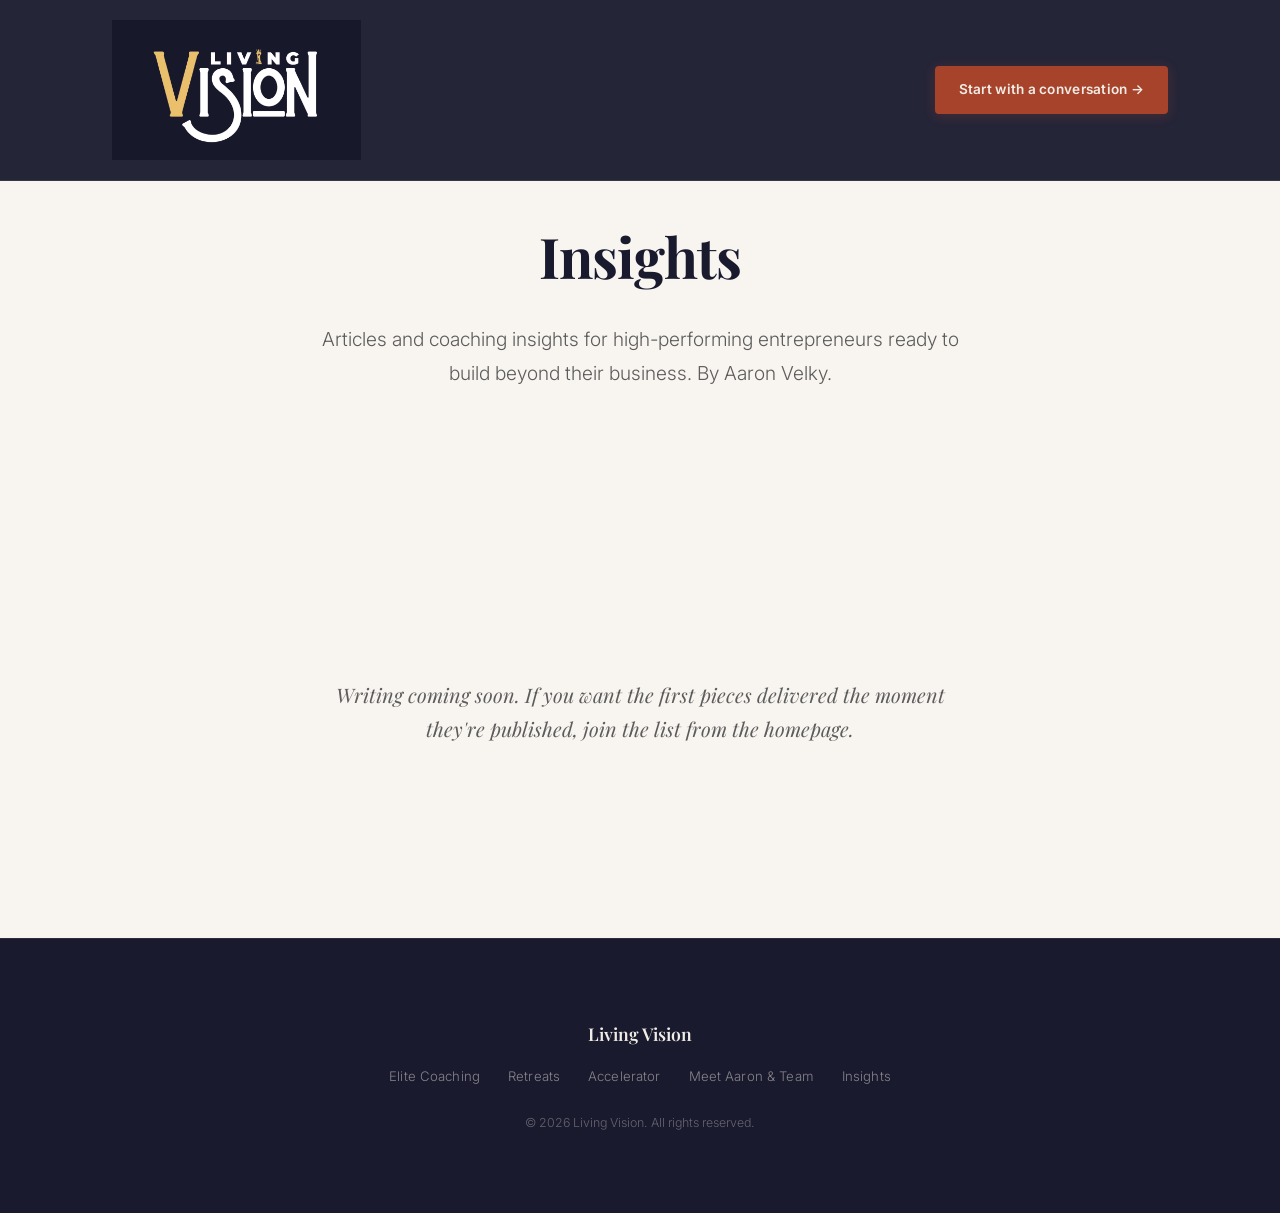
<file: blog.html>
<!DOCTYPE html>
<html lang="en">
<head>
  <meta charset="UTF-8">
  <meta name="viewport" content="width=device-width, initial-scale=1.0">
  <title>Visionary Leadership Insights | Living Vision</title>
  <meta name="description" content="Articles and coaching insights for high-performing entrepreneurs ready to build beyond their business. By Aaron Velky.">
  <meta name="robots" content="index, follow">
  <link rel="canonical" href="https://living.vision/blog">
  <link rel="preconnect" href="https://fonts.googleapis.com">
  <link rel="preconnect" href="https://fonts.gstatic.com" crossorigin>
  <link href="https://fonts.googleapis.com/css2?family=Playfair+Display:wght@400;600;700&family=Inter:wght@300;400;500;600&display=swap" rel="stylesheet">
  <link rel="stylesheet" href="styles.css">

  <!-- Organization Schema (site-wide) -->
  <script type="application/ld+json">
  {
    "@context": "https://schema.org",
    "@type": "Organization",
    "name": "Living Vision",
    "url": "https://living.vision",
    "description": "Visionary leadership coaching for high-performing entrepreneurs ready to build beyond their business. Founded by Aaron Velky.",
    "founder": {
      "@type": "Person",
      "name": "Aaron Velky",
      "jobTitle": "Founder, Visionary Leadership Coach",
      "url": "https://living.vision/about"
    },
    "sameAs": [
      "[LinkedIn URL]",
      "[YouTube URL]",
      "[Podcast Apple URL]"
    ]
  }
  </script>

  <!-- Blog Schema -->
  <script type="application/ld+json">
  {
    "@context": "https://schema.org",
    "@type": "Blog",
    "name": "Insights",
    "url": "https://living.vision/blog",
    "description": "Articles and coaching insights for high-performing entrepreneurs ready to build beyond their business. By Aaron Velky.",
    "publisher": {
      "@type": "Organization",
      "name": "Living Vision"
    },
    "author": {
      "@type": "Person",
      "name": "Aaron Velky"
    }
  }
  </script>

  <style>
    .blog-header {
      padding: 13rem 0 var(--space-xl);
      text-align: center;
    }

    .blog-header h1 {
      font-family: var(--font-heading);
      font-size: clamp(2.5rem, 5vw, 3.5rem);
      font-weight: 700;
      color: var(--color-heading);
      margin-bottom: 1.25rem;
      letter-spacing: -0.02em;
    }

    .blog-header p {
      font-size: clamp(1.05rem, 1.6vw, 1.2rem);
      color: var(--color-text-muted);
      line-height: 1.75;
      max-width: 680px;
      margin: 0 auto;
    }

    .blog-empty {
      padding: var(--space-xl) 0 var(--space-2xl);
    }

    .blog-empty .container {
      max-width: 680px;
      text-align: center;
    }

    .blog-empty p {
      font-family: var(--font-heading);
      font-size: clamp(1.1rem, 1.6vw, 1.25rem);
      font-style: italic;
      color: var(--color-text-muted);
      line-height: 1.7;
    }
  </style>
</head>
<body>

  <!-- Navigation -->
  <nav class="nav nav-funnel">
    <div class="nav-inner">
      <a href="/" class="nav-logo"><img src="LIVING VISION TITLE.jpg" alt="Living Vision" class="nav-logo-img"></a>
      <a href="/start.html" class="btn btn-primary nav-funnel-cta">Start with a conversation →</a>
    </div>
  </nav>

  <!-- Page Header -->
  <section class="blog-header">
    <div class="container">
      <h1>Insights</h1>
      <p>Articles and coaching insights for high-performing entrepreneurs ready to build beyond their business. By Aaron Velky.</p>
    </div>
  </section>

  <!-- Empty state — no posts yet -->
  <section class="blog-empty">
    <div class="container">
      <p>Writing coming soon. If you want the first pieces delivered the moment they're published, join the list from the homepage.</p>
    </div>
  </section>

  <!-- Footer -->
  <footer class="site-footer">
    <div class="container">
      <div class="footer-inner">
        <p class="footer-logo">Living Vision</p>
        <nav class="footer-nav">
          <a href="/elite-coaching.html">Elite Coaching</a>
          <a href="/retreats.html">Retreats</a>
          <a href="/accelerator">Accelerator</a>
          <a href="/meet-aaron.html">Meet Aaron & Team</a>
          <a href="/blog.html">Insights</a>
        </nav>
        <p class="footer-copy">&copy; 2026 Living Vision. All rights reserved.</p>
      </div>
    </div>
  </footer>

</body>
</html>
</file>
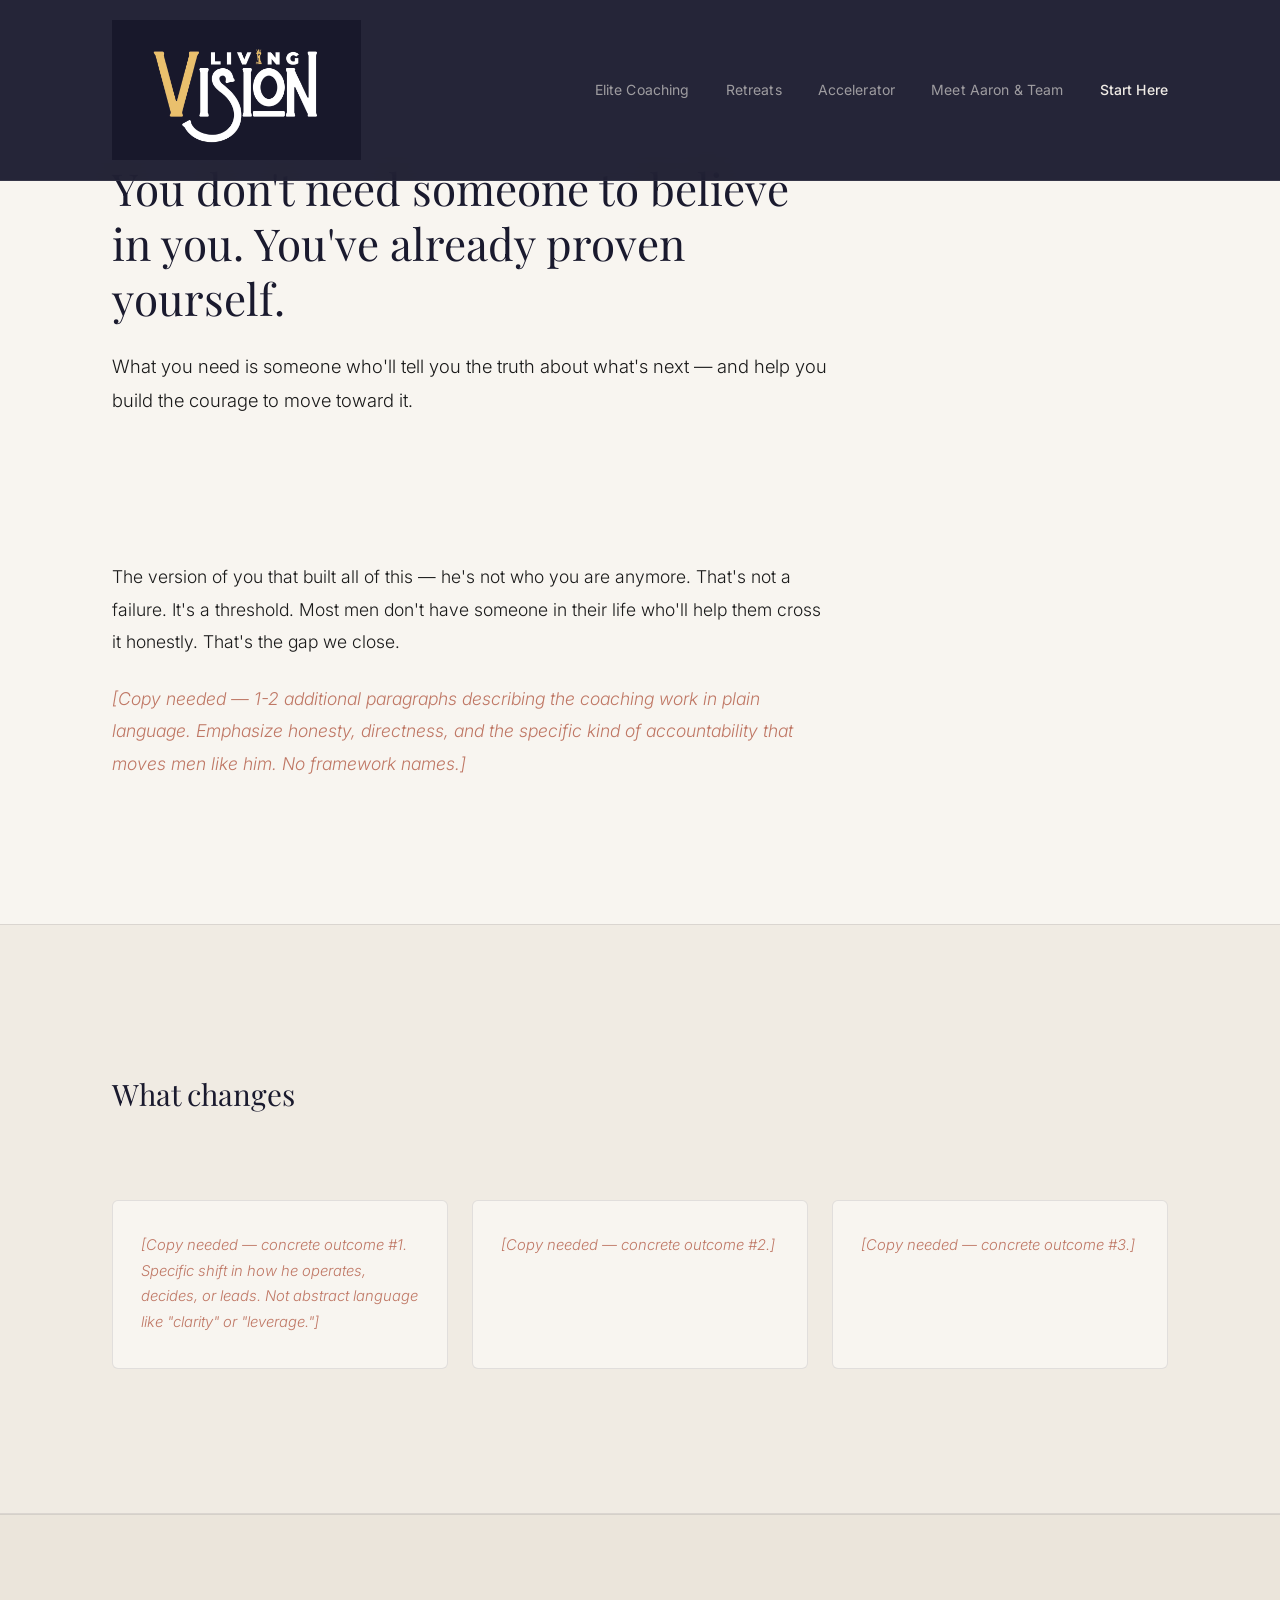
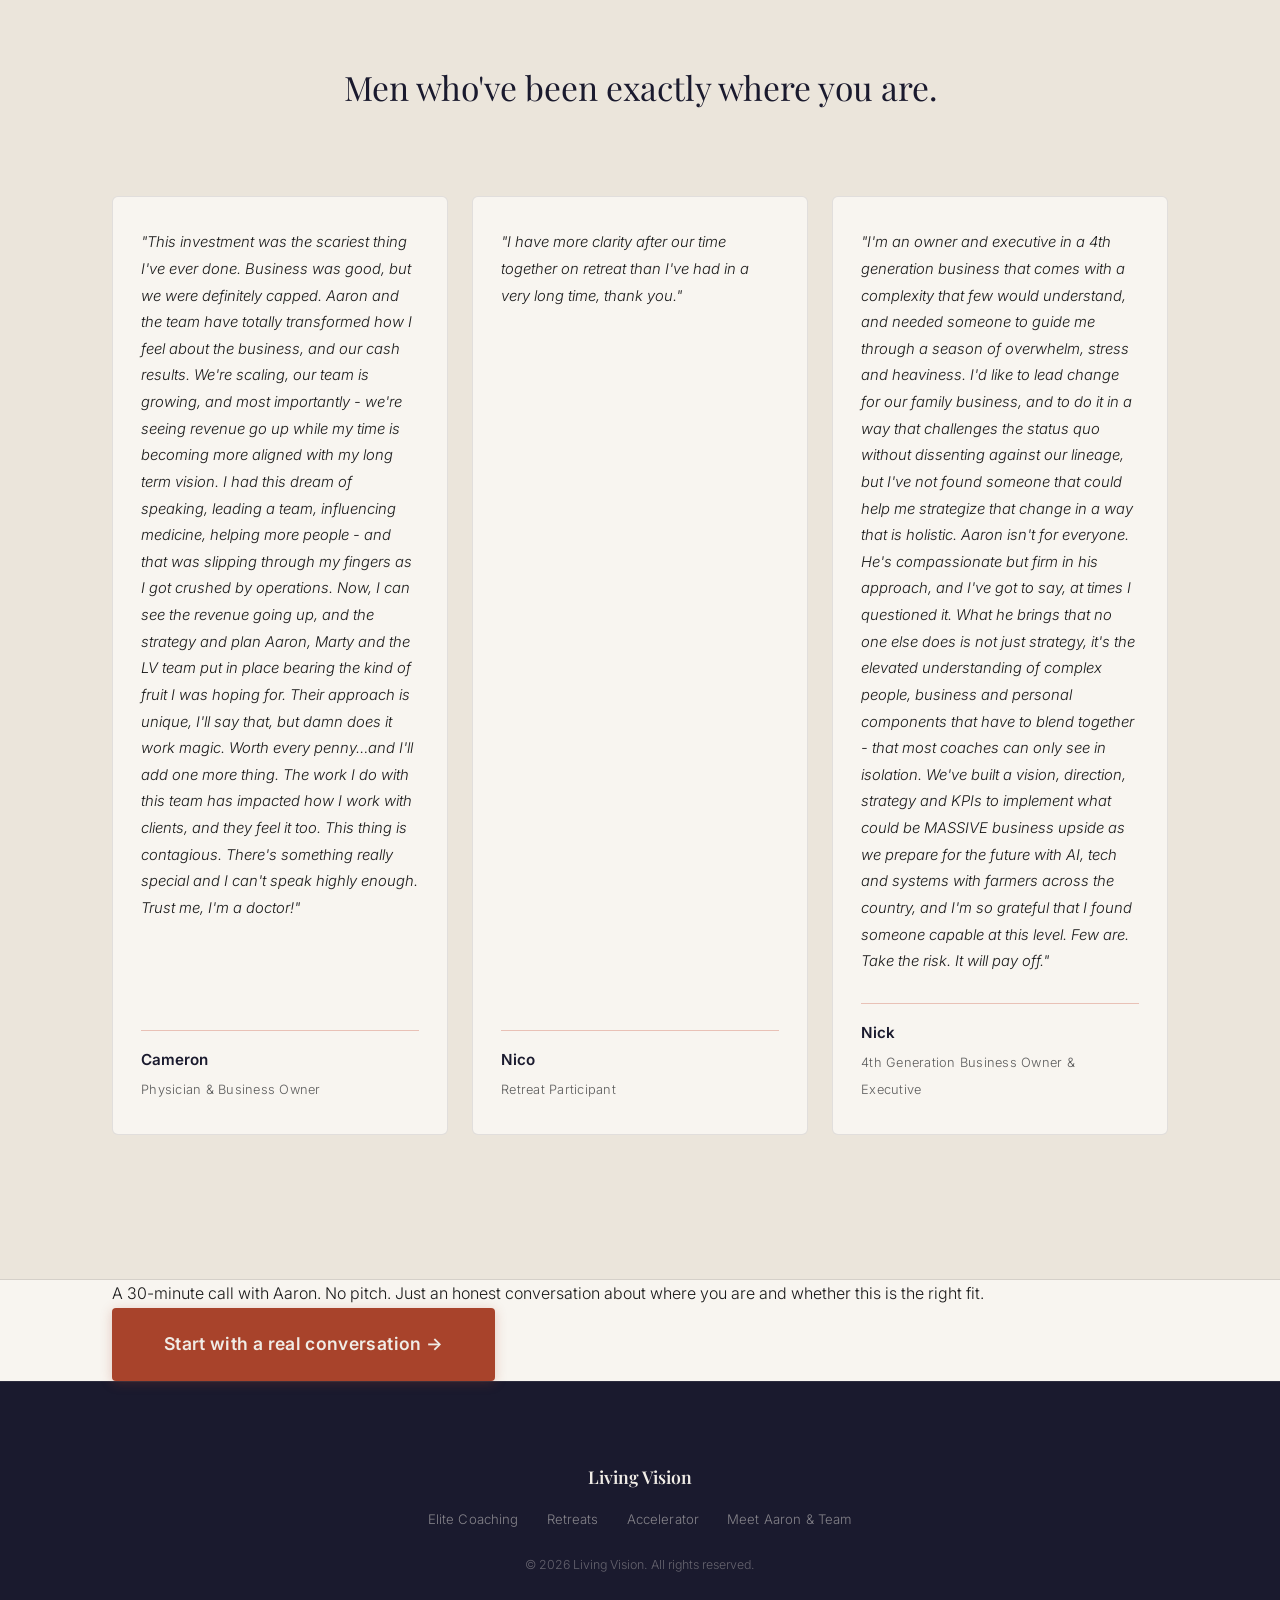
<file: elite-coaching.html>
<!DOCTYPE html>
<html lang="en">
<head>
  <meta charset="UTF-8">
  <meta name="viewport" content="width=device-width, initial-scale=1.0">
  <title>Elite Coaching — Living Vision</title>
  <meta name="description" content="1:1 coaching for founders and leaders who want someone in their corner who won't let them off the hook. Direct access. Honest conversation.">
  <link rel="preconnect" href="https://fonts.googleapis.com">
  <link rel="preconnect" href="https://fonts.gstatic.com" crossorigin>
  <link href="https://fonts.googleapis.com/css2?family=Playfair+Display:wght@400;600;700&family=Inter:wght@300;400;500;600&display=swap" rel="stylesheet">
  <link rel="stylesheet" href="styles.css">

  <!-- Organization Schema (site-wide) -->
  <script type="application/ld+json">
  {
    "@context": "https://schema.org",
    "@type": "Organization",
    "name": "Living Vision",
    "url": "https://living.vision",
    "description": "Visionary leadership coaching for high-performing entrepreneurs ready to build beyond their business. Founded by Aaron Velky.",
    "founder": {
      "@type": "Person",
      "name": "Aaron Velky",
      "jobTitle": "Founder, Visionary Leadership Coach",
      "url": "https://living.vision/about"
    },
    "sameAs": [
      "[LinkedIn URL]",
      "[YouTube URL]",
      "[Podcast Apple URL]"
    ]
  }
  </script>

  <!-- Service Schema (1:1 Elite Coaching) -->
  <script type="application/ld+json">
  {
    "@context": "https://schema.org",
    "@type": "Service",
    "name": "Leadership Threshold 1:1 Elite Coaching",
    "description": "One-on-one elite coaching for founders, CEOs, and business owners navigating identity and leadership inflection points. Direct access, honest accountability, and deep work on the decisions that shape what comes next.",
    "provider": {
      "@type": "Organization",
      "name": "Living Vision"
    },
    "areaServed": "Worldwide",
    "audience": {
      "@type": "Audience",
      "audienceType": "Founders, CEOs, Business Owners"
    }
  }
  </script>
</head>
<body>

  <!-- Navigation -->
  <nav class="nav">
    <div class="nav-inner">
      <a href="/" class="nav-logo"><img src="LIVING VISION TITLE.jpg" alt="Living Vision" class="nav-logo-img"></a>
      <button class="nav-toggle" aria-label="Toggle navigation">
        <span></span><span></span><span></span>
      </button>
      <ul class="nav-links">
        <li><a href="/elite-coaching">Elite Coaching</a></li>
        <li><a href="/retreats">Retreats</a></li>
        <li><a href="/accelerator">Accelerator</a></li>
        <li><a href="/meet-aaron">Meet Aaron & Team</a></li>
        <li><a href="#start" class="nav-cta">Start Here</a></li>
      </ul>
    </div>
  </nav>

  <!-- Section 1 — Reframed opening -->
  <section class="page-hero">
    <div class="container">
      <div class="page-hero-content">
        <h1>You don't need someone to believe in you. You've already proven yourself.</h1>
        <p class="page-hero-body">What you need is someone who'll tell you the truth about what's next — and help you build the courage to move toward it.</p>
      </div>
    </div>
  </section>

  <!-- Section 2 — What this work actually is -->
  <section class="coaching-what">
    <div class="container">
      <div class="coaching-what-content">
        <p>The version of you that built all of this — he's not who you are anymore. That's not a failure. It's a threshold. Most men don't have someone in their life who'll help them cross it honestly. That's the gap we close.</p>
        <!-- FLAG: The brief (Section 8, item 2) says:
             "Plain language. No framework names in the first two paragraphs.
              Emphasize honesty, directness, and the specific kind of accountability
              that moves men like him."
             The copy above is from Section 9. Additional paragraphs describing
             the actual coaching work are not provided in Section 9. -->
        <p class="copy-needed">[Copy needed — 1-2 additional paragraphs describing the coaching work in plain language. Emphasize honesty, directness, and the specific kind of accountability that moves men like him. No framework names.]</p>
      </div>
    </div>
  </section>

  <!-- Section 3 — What changes -->
  <section class="coaching-outcomes">
    <div class="container">
      <h2>What changes</h2>
      <!-- FLAG: The brief (Section 8, item 3) requires:
           "Concrete outcomes — not 'clarity, strategy and leverage' but specific
            shifts in how he operates, decides, and leads."
           No copy was provided in Section 9. -->
      <div class="outcomes-grid">
        <div class="outcome">
          <p class="copy-needed">[Copy needed — concrete outcome #1. Specific shift in how he operates, decides, or leads. Not abstract language like "clarity" or "leverage."]</p>
        </div>
        <div class="outcome">
          <p class="copy-needed">[Copy needed — concrete outcome #2.]</p>
        </div>
        <div class="outcome">
          <p class="copy-needed">[Copy needed — concrete outcome #3.]</p>
        </div>
      </div>
    </div>
  </section>

  <!-- Section 4 — Social proof -->
  <section class="testimonials">
    <div class="container">
      <h2>Men who've been exactly where you are.</h2>
      <div class="testimonial-grid">

        <blockquote class="testimonial">
          <p>"This investment was the scariest thing I've ever done. Business was good, but we were definitely capped. Aaron and the team have totally transformed how I feel about the business, and our cash results. We're scaling, our team is growing, and most importantly - we're seeing revenue go up while my time is becoming more aligned with my long term vision. I had this dream of speaking, leading a team, influencing medicine, helping more people - and that was slipping through my fingers as I got crushed by operations. Now, I can see the revenue going up, and the strategy and plan Aaron, Marty and the LV team put in place bearing the kind of fruit I was hoping for. Their approach is unique, I'll say that, but damn does it work magic. Worth every penny…and I'll add one more thing. The work I do with this team has impacted how I work with clients, and they feel it too. This thing is contagious. There's something really special and I can't speak highly enough. Trust me, I'm a doctor!"</p>
          <footer>
            <cite>Cameron</cite>
            <span class="testimonial-role">Physician &amp; Business Owner</span>
          </footer>
        </blockquote>

        <blockquote class="testimonial">
          <p>"I have more clarity after our time together on retreat than I've had in a very long time, thank you."</p>
          <footer>
            <cite>Nico</cite>
            <span class="testimonial-role">Retreat Participant</span>
          </footer>
        </blockquote>

        <blockquote class="testimonial">
          <p>"I'm an owner and executive in a 4th generation business that comes with a complexity that few would understand, and needed someone to guide me through a season of overwhelm, stress and heaviness. I'd like to lead change for our family business, and to do it in a way that challenges the status quo without dissenting against our lineage, but I've not found someone that could help me strategize that change in a way that is holistic. Aaron isn't for everyone. He's compassionate but firm in his approach, and I've got to say, at times I questioned it. What he brings that no one else does is not just strategy, it's the elevated understanding of complex people, business and personal components that have to blend together - that most coaches can only see in isolation. We've built a vision, direction, strategy and KPIs to implement what could be MASSIVE business upside as we prepare for the future with AI, tech and systems with farmers across the country, and I'm so grateful that I found someone capable at this level. Few are. Take the risk. It will pay off."</p>
          <footer>
            <cite>Nick</cite>
            <span class="testimonial-role">4th Generation Business Owner &amp; Executive</span>
          </footer>
        </blockquote>

      </div>
    </div>
  </section>

  <!-- Section 5 — CTA with full context -->
  <section class="final-cta" id="start">
    <div class="container">
      <p class="cta-context">A 30-minute call with Aaron. No pitch. Just an honest conversation about where you are and whether this is the right fit.</p>
      <a href="#" class="btn btn-primary btn-large">Start with a real conversation →</a>
    </div>
  </section>

  <!-- Footer -->
  <footer class="site-footer">
    <div class="container">
      <div class="footer-inner">
        <p class="footer-logo">Living Vision</p>
        <nav class="footer-nav">
          <a href="/elite-coaching">Elite Coaching</a>
          <a href="/retreats">Retreats</a>
          <a href="/accelerator">Accelerator</a>
          <a href="/meet-aaron">Meet Aaron & Team</a>
        </nav>
        <p class="footer-copy">&copy; 2026 Living Vision. All rights reserved.</p>
      </div>
    </div>
  </footer>

  <script>
    const toggle = document.querySelector('.nav-toggle');
    const links = document.querySelector('.nav-links');
    toggle.addEventListener('click', () => {
      links.classList.toggle('open');
      toggle.classList.toggle('active');
    });
  </script>
</body>
</html>
</file>
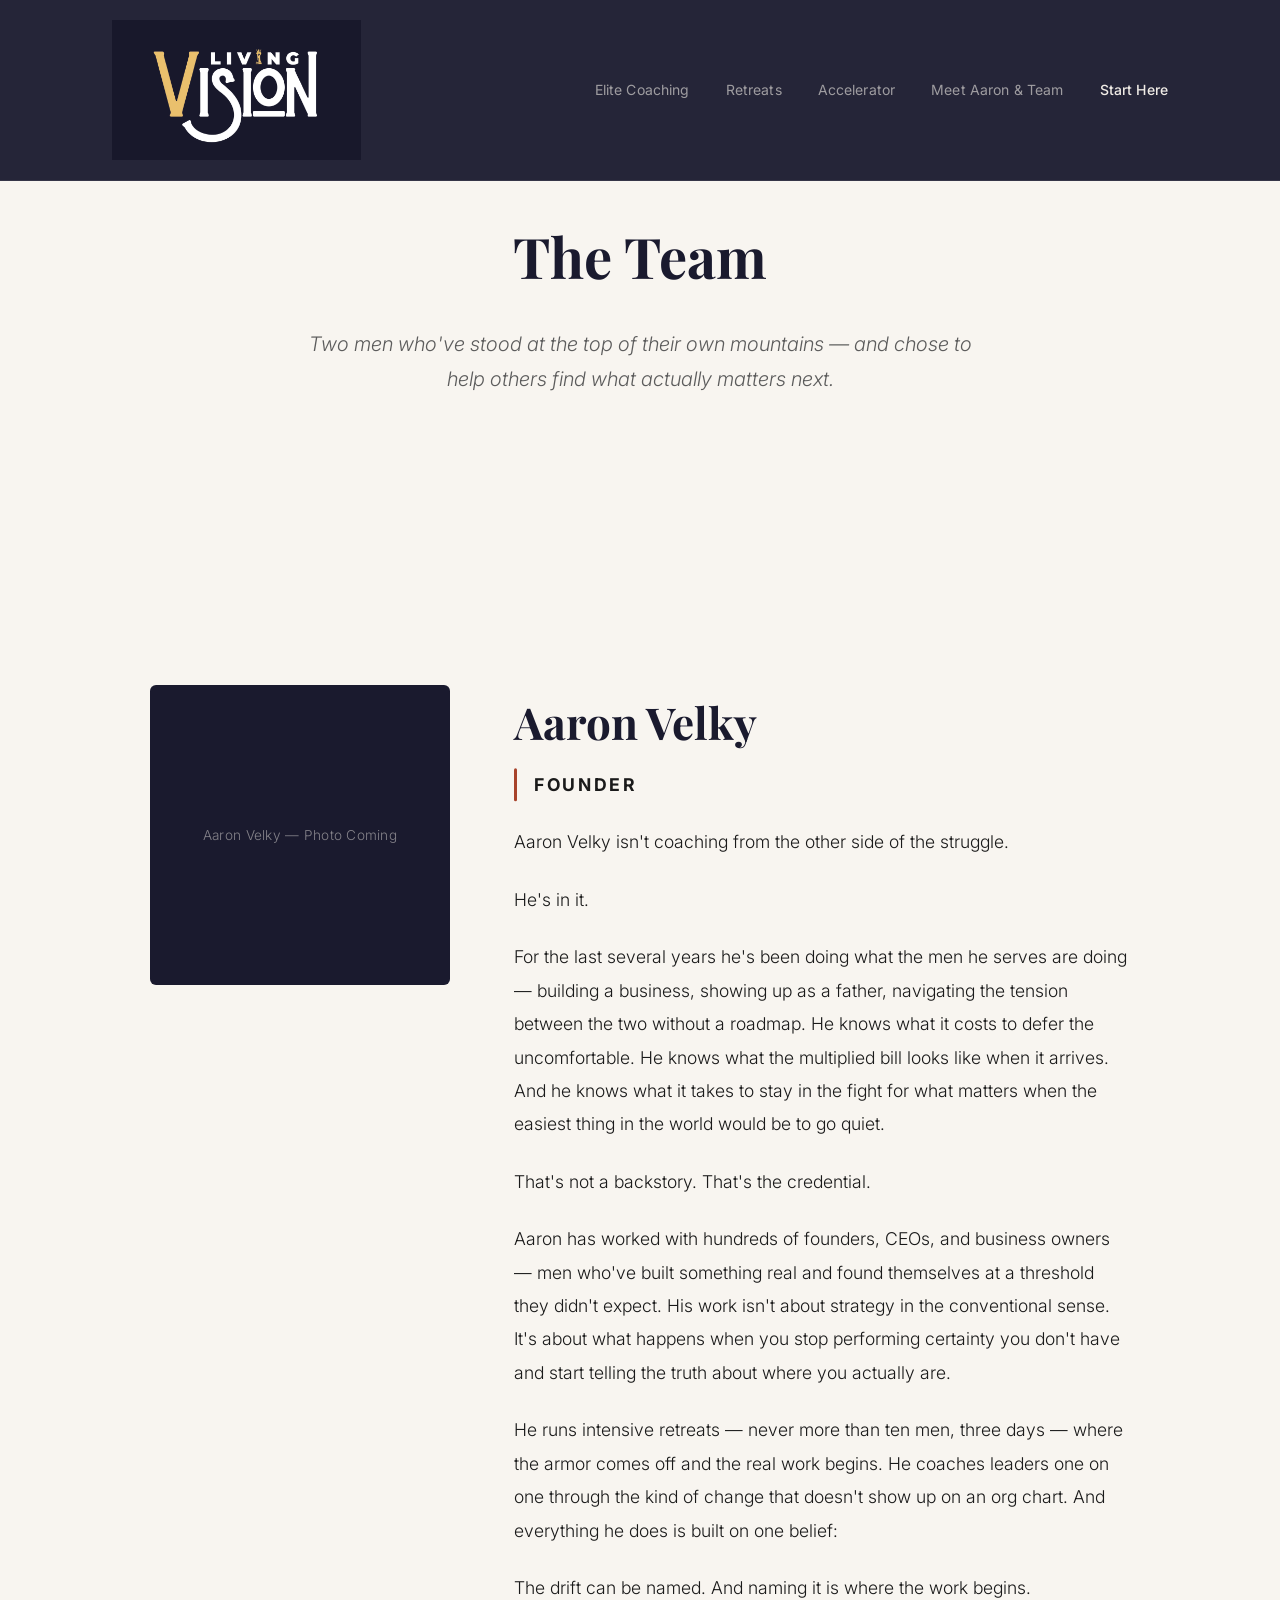
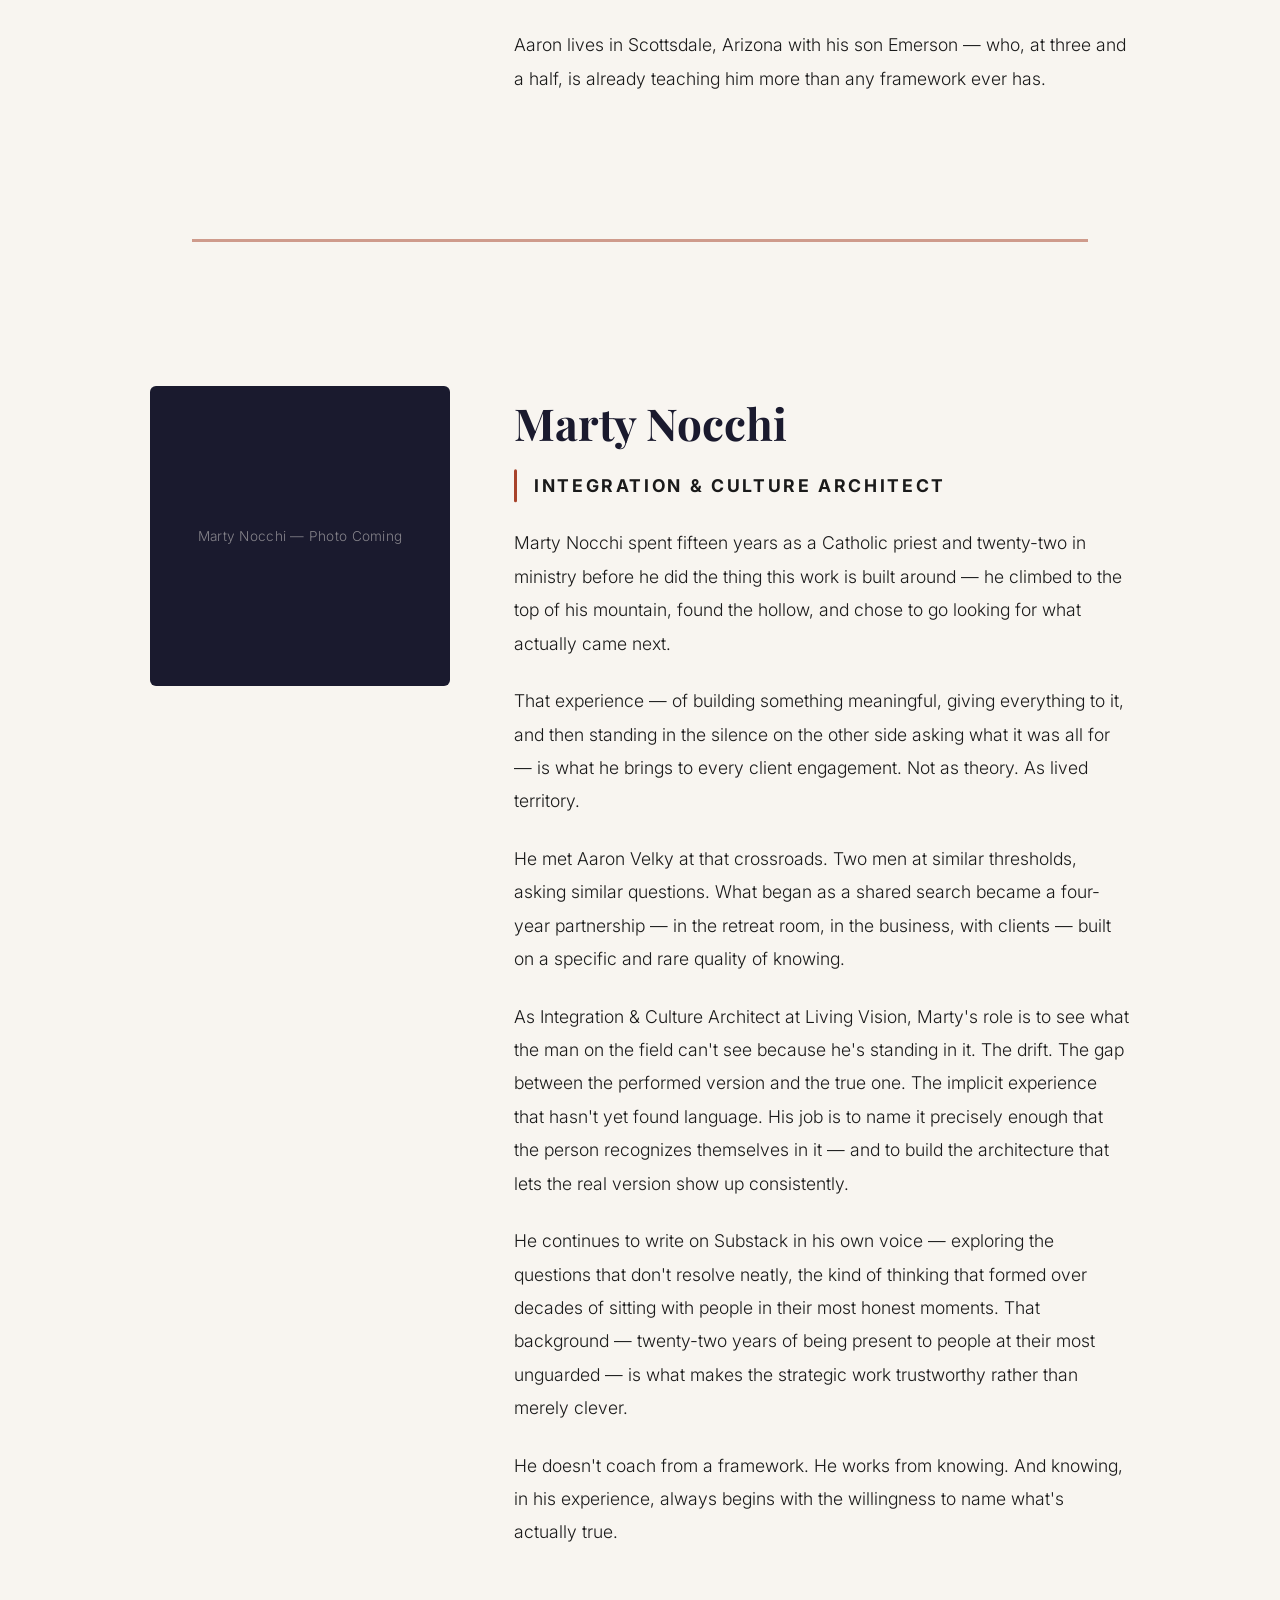
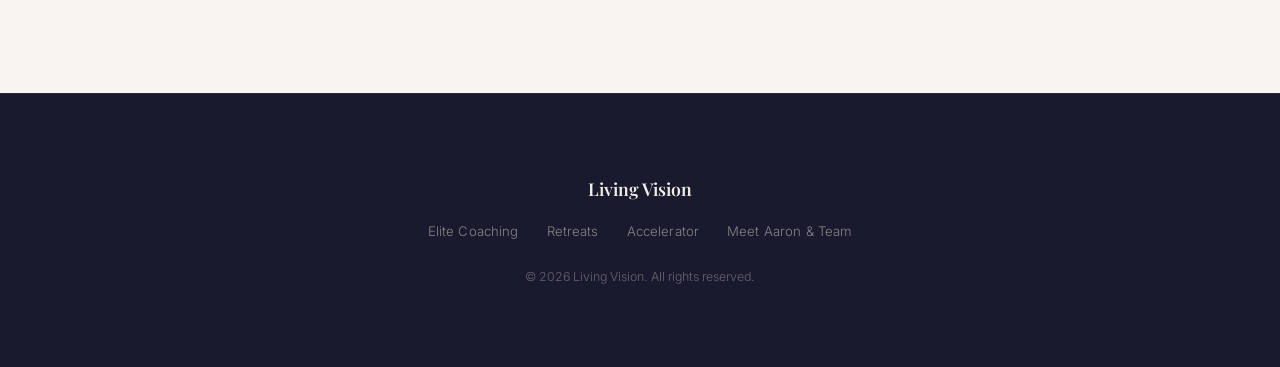
<file: meet-aaron.html>
<!DOCTYPE html>
<html lang="en">
<head>
  <meta charset="UTF-8">
  <meta name="viewport" content="width=device-width, initial-scale=1.0">
  <title>Meet the Team — Living Vision</title>
  <meta name="description" content="Meet Aaron Velky and Marty Nocchi — the team behind Living Vision's coaching, retreats, and leadership work.">
  <link rel="preconnect" href="https://fonts.googleapis.com">
  <link rel="preconnect" href="https://fonts.gstatic.com" crossorigin>
  <link href="https://fonts.googleapis.com/css2?family=Playfair+Display:wght@400;600;700&family=Inter:wght@300;400;500;600&display=swap" rel="stylesheet">
  <link rel="stylesheet" href="styles.css">

  <!-- Organization Schema (site-wide) -->
  <script type="application/ld+json">
  {
    "@context": "https://schema.org",
    "@type": "Organization",
    "name": "Living Vision",
    "url": "https://living.vision",
    "description": "Visionary leadership coaching for high-performing entrepreneurs ready to build beyond their business. Founded by Aaron Velky.",
    "founder": {
      "@type": "Person",
      "name": "Aaron Velky",
      "jobTitle": "Founder, Visionary Leadership Coach",
      "url": "https://living.vision/about"
    },
    "sameAs": [
      "[LinkedIn URL]",
      "[YouTube URL]",
      "[Podcast Apple URL]"
    ]
  }
  </script>

  <!-- Person Schema (Aaron Velky) -->
  <script type="application/ld+json">
  {
    "@context": "https://schema.org",
    "@type": "Person",
    "name": "Aaron Velky",
    "jobTitle": "Founder, Visionary Leadership Coach",
    "url": "https://living.vision/about",
    "worksFor": {
      "@type": "Organization",
      "name": "Living Vision"
    },
    "knowsAbout": [
      "Visionary Leadership",
      "Entrepreneurship",
      "Business Coaching",
      "Identity Transformation"
    ],
    "sameAs": [
      "[LinkedIn]",
      "[YouTube]",
      "[Podcast]"
    ]
  }
  </script>
  <style>
    /* Meet the Team — page-specific styles */

    .team-header {
      padding: 13rem 0 var(--space-xl);
      text-align: center;
    }

    .team-header h1 {
      font-family: var(--font-heading);
      font-size: clamp(2.5rem, 5vw, 3.5rem);
      font-weight: 700;
      color: var(--color-heading);
      margin-bottom: 1.5rem;
    }

    .team-header-subhead {
      font-size: clamp(1.05rem, 1.6vw, 1.25rem);
      color: var(--color-text-muted);
      line-height: 1.75;
      max-width: 680px;
      margin: 0 auto;
      font-style: italic;
    }

    /* Team member section */
    .team-member {
      padding: var(--space-xl) 0;
    }

    .team-member-inner {
      display: flex;
      align-items: flex-start;
      gap: 4rem;
      max-width: 980px;
      margin: 0 auto;
    }

    .team-member-photo {
      flex: 0 0 300px;
    }

    .team-photo-placeholder {
      width: 300px;
      height: 300px;
      background: var(--color-bg-dark);
      border-radius: 6px;
      display: flex;
      align-items: center;
      justify-content: center;
      text-align: center;
    }

    .team-photo-placeholder p {
      font-family: var(--font-body);
      font-size: 0.85rem;
      color: rgba(240, 236, 230, 0.5);
      letter-spacing: 0.02em;
      padding: 1rem;
    }

    .team-member-bio {
      flex: 1;
    }

    .team-member-bio h2 {
      font-family: var(--font-heading);
      font-size: clamp(2rem, 3.5vw, 2.75rem);
      font-weight: 700;
      color: var(--color-heading);
      margin-bottom: 0.5rem;
    }

    .team-member-title {
      font-family: var(--font-body);
      font-size: 0.85rem;
      font-weight: 700;
      text-transform: uppercase;
      letter-spacing: 0.15em;
      color: var(--color-accent);
      margin-bottom: var(--space-md);
      position: relative;
      padding-left: 1.25rem;
    }

    .team-member-title::before {
      content: '';
      position: absolute;
      left: 0;
      top: 50%;
      transform: translateY(-50%);
      width: 3px;
      height: 100%;
      background: var(--color-accent);
      border-radius: 2px;
    }

    .team-member-bio p {
      font-size: clamp(1rem, 1.4vw, 1.1rem);
      color: var(--color-text);
      line-height: 1.9;
      margin-bottom: 1.5rem;
    }

    .team-member-bio p:last-child {
      margin-bottom: 0;
    }

    /* Rust accent divider between profiles */
    .team-divider {
      max-width: 960px;
      margin: 0 auto;
      padding: 0 var(--space-md);
    }

    .team-divider hr {
      border: none;
      height: 3px;
      background: var(--color-accent);
      opacity: 0.5;
    }

    /* Responsive */
    @media (max-width: 768px) {
      .team-member-inner {
        flex-direction: column;
        align-items: center;
        text-align: center;
      }

      .team-member-photo {
        flex: none;
      }

      .team-photo-placeholder {
        width: 240px;
        height: 240px;
        margin: 0 auto;
      }

      .team-member-bio {
        text-align: left;
      }
    }
  </style>
</head>
<body>

  <!-- Navigation -->
  <nav class="nav">
    <div class="nav-inner">
      <a href="/" class="nav-logo"><img src="LIVING VISION TITLE.jpg" alt="Living Vision" class="nav-logo-img"></a>
      <ul class="nav-links">
        <li><a href="/elite-coaching.html">Elite Coaching</a></li>
        <li><a href="/retreats.html">Retreats</a></li>
        <li><a href="/accelerator">Accelerator</a></li>
        <li><a href="/meet-aaron.html">Meet Aaron & Team</a></li>
        <li><a href="/start.html" class="nav-cta">Start Here</a></li>
      </ul>
    </div>
  </nav>

  <!-- Page Header -->
  <section class="team-header">
    <div class="container">
      <h1>The Team</h1>
      <p class="team-header-subhead">Two men who've stood at the top of their own mountains — and chose to help others find what actually matters next.</p>
    </div>
  </section>

  <!-- Aaron Velky -->
  <section class="team-member">
    <div class="container">
      <div class="team-member-inner">
        <div class="team-member-photo">
          <div class="team-photo-placeholder" aria-label="Aaron Velky photo placeholder">
            <p>Aaron Velky — Photo Coming</p>
          </div>
        </div>
        <div class="team-member-bio">
          <h2>Aaron Velky</h2>
          <p class="team-member-title">Founder</p>
          <p>Aaron Velky isn't coaching from the other side of the struggle.</p>
          <p>He's in it.</p>
          <p>For the last several years he's been doing what the men he serves are doing — building a business, showing up as a father, navigating the tension between the two without a roadmap. He knows what it costs to defer the uncomfortable. He knows what the multiplied bill looks like when it arrives. And he knows what it takes to stay in the fight for what matters when the easiest thing in the world would be to go quiet.</p>
          <p>That's not a backstory. That's the credential.</p>
          <p>Aaron has worked with hundreds of founders, CEOs, and business owners — men who've built something real and found themselves at a threshold they didn't expect. His work isn't about strategy in the conventional sense. It's about what happens when you stop performing certainty you don't have and start telling the truth about where you actually are.</p>
          <p>He runs intensive retreats — never more than ten men, three days — where the armor comes off and the real work begins. He coaches leaders one on one through the kind of change that doesn't show up on an org chart. And everything he does is built on one belief:</p>
          <p>The drift can be named. And naming it is where the work begins.</p>
          <p>Aaron lives in Scottsdale, Arizona with his son Emerson — who, at three and a half, is already teaching him more than any framework ever has.</p>
        </div>
      </div>
    </div>
  </section>

  <!-- Divider -->
  <div class="team-divider">
    <hr>
  </div>

  <!-- Marty Nocchi -->
  <section class="team-member">
    <div class="container">
      <div class="team-member-inner">
        <div class="team-member-photo">
          <div class="team-photo-placeholder" aria-label="Marty Nocchi photo placeholder">
            <p>Marty Nocchi — Photo Coming</p>
          </div>
        </div>
        <div class="team-member-bio">
          <h2>Marty Nocchi</h2>
          <p class="team-member-title">Integration & Culture Architect</p>
          <p>Marty Nocchi spent fifteen years as a Catholic priest and twenty-two in ministry before he did the thing this work is built around — he climbed to the top of his mountain, found the hollow, and chose to go looking for what actually came next.</p>
          <p>That experience — of building something meaningful, giving everything to it, and then standing in the silence on the other side asking what it was all for — is what he brings to every client engagement. Not as theory. As lived territory.</p>
          <p>He met Aaron Velky at that crossroads. Two men at similar thresholds, asking similar questions. What began as a shared search became a four-year partnership — in the retreat room, in the business, with clients — built on a specific and rare quality of knowing.</p>
          <p>As Integration & Culture Architect at Living Vision, Marty's role is to see what the man on the field can't see because he's standing in it. The drift. The gap between the performed version and the true one. The implicit experience that hasn't yet found language. His job is to name it precisely enough that the person recognizes themselves in it — and to build the architecture that lets the real version show up consistently.</p>
          <p>He continues to write on Substack in his own voice — exploring the questions that don't resolve neatly, the kind of thinking that formed over decades of sitting with people in their most honest moments. That background — twenty-two years of being present to people at their most unguarded — is what makes the strategic work trustworthy rather than merely clever.</p>
          <p>He doesn't coach from a framework. He works from knowing. And knowing, in his experience, always begins with the willingness to name what's actually true.</p>
        </div>
      </div>
    </div>
  </section>

  <!-- Footer -->
  <footer class="site-footer">
    <div class="container">
      <div class="footer-inner">
        <p class="footer-logo">Living Vision</p>
        <nav class="footer-nav">
          <a href="/elite-coaching.html">Elite Coaching</a>
          <a href="/retreats.html">Retreats</a>
          <a href="/accelerator">Accelerator</a>
          <a href="/meet-aaron.html">Meet Aaron & Team</a>
        </nav>
        <p class="footer-copy">&copy; 2026 Living Vision. All rights reserved.</p>
      </div>
    </div>
  </footer>

</body>
</html>
</file>
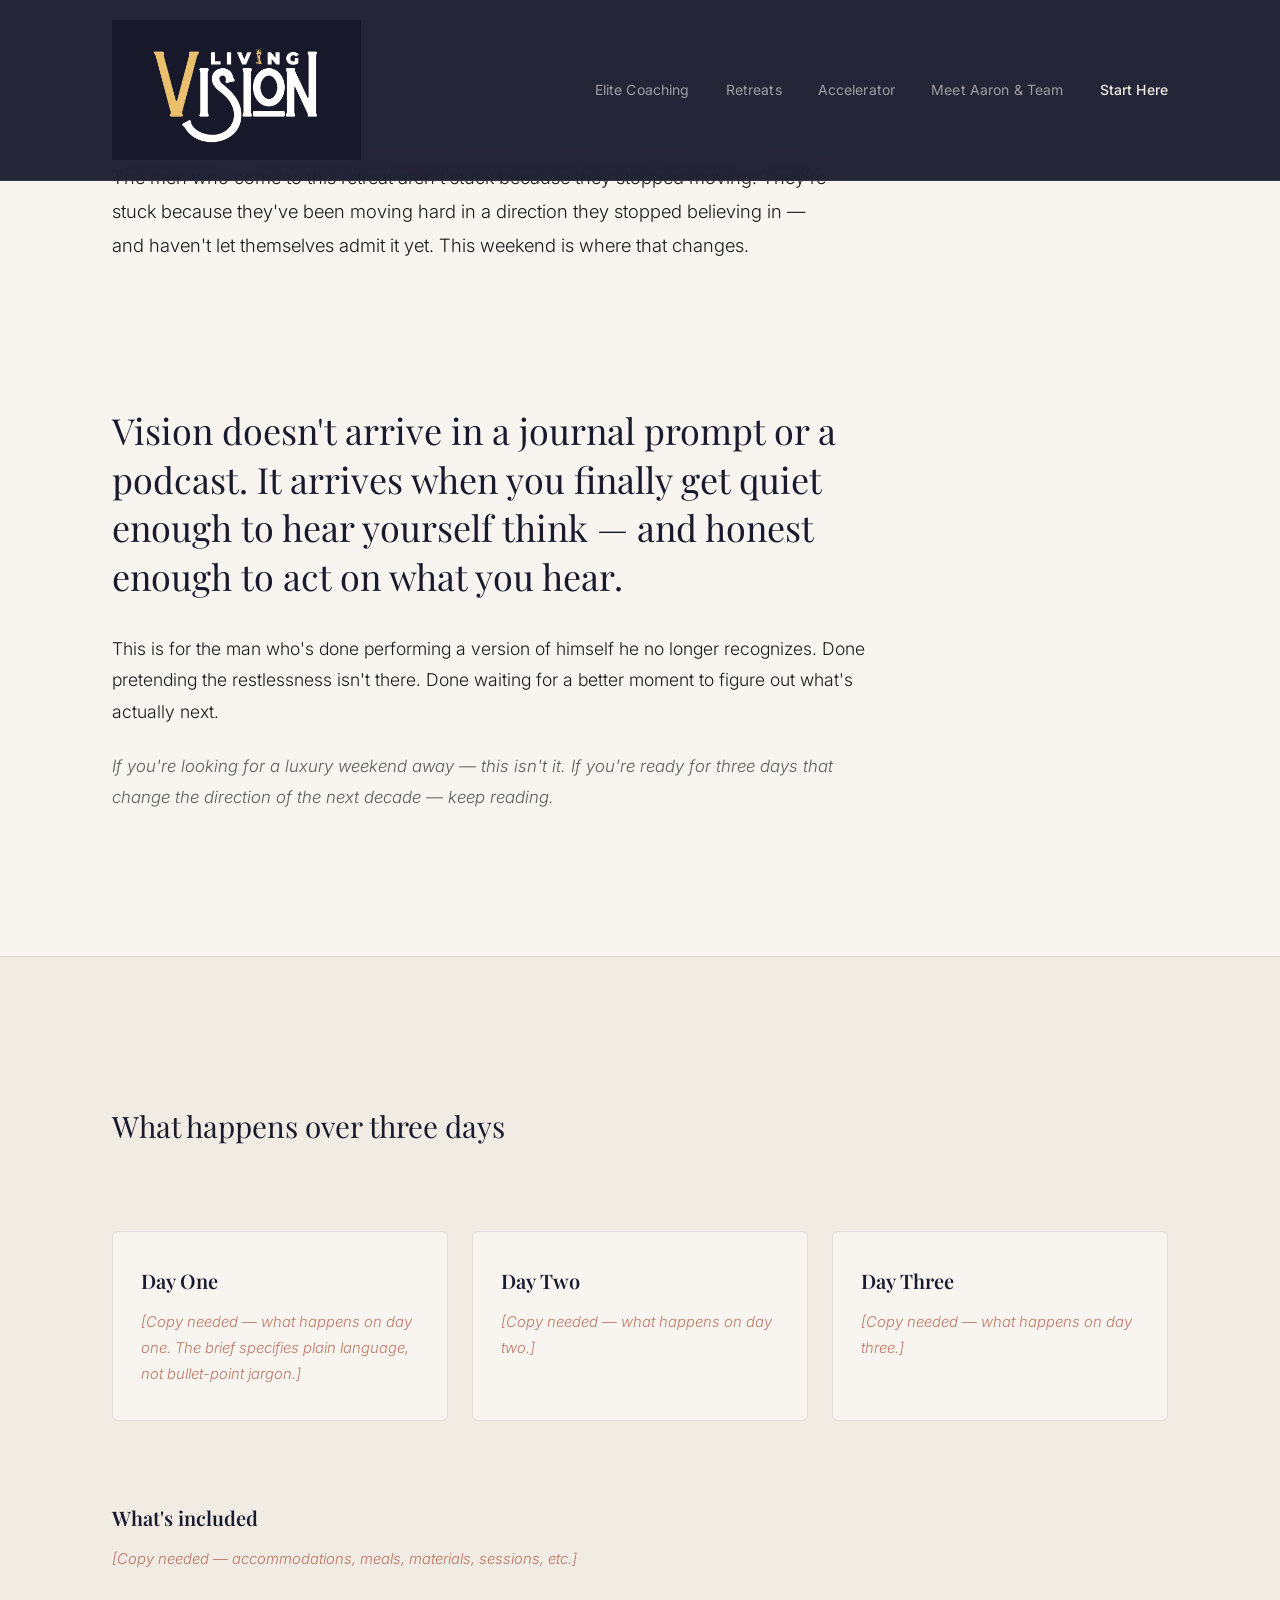
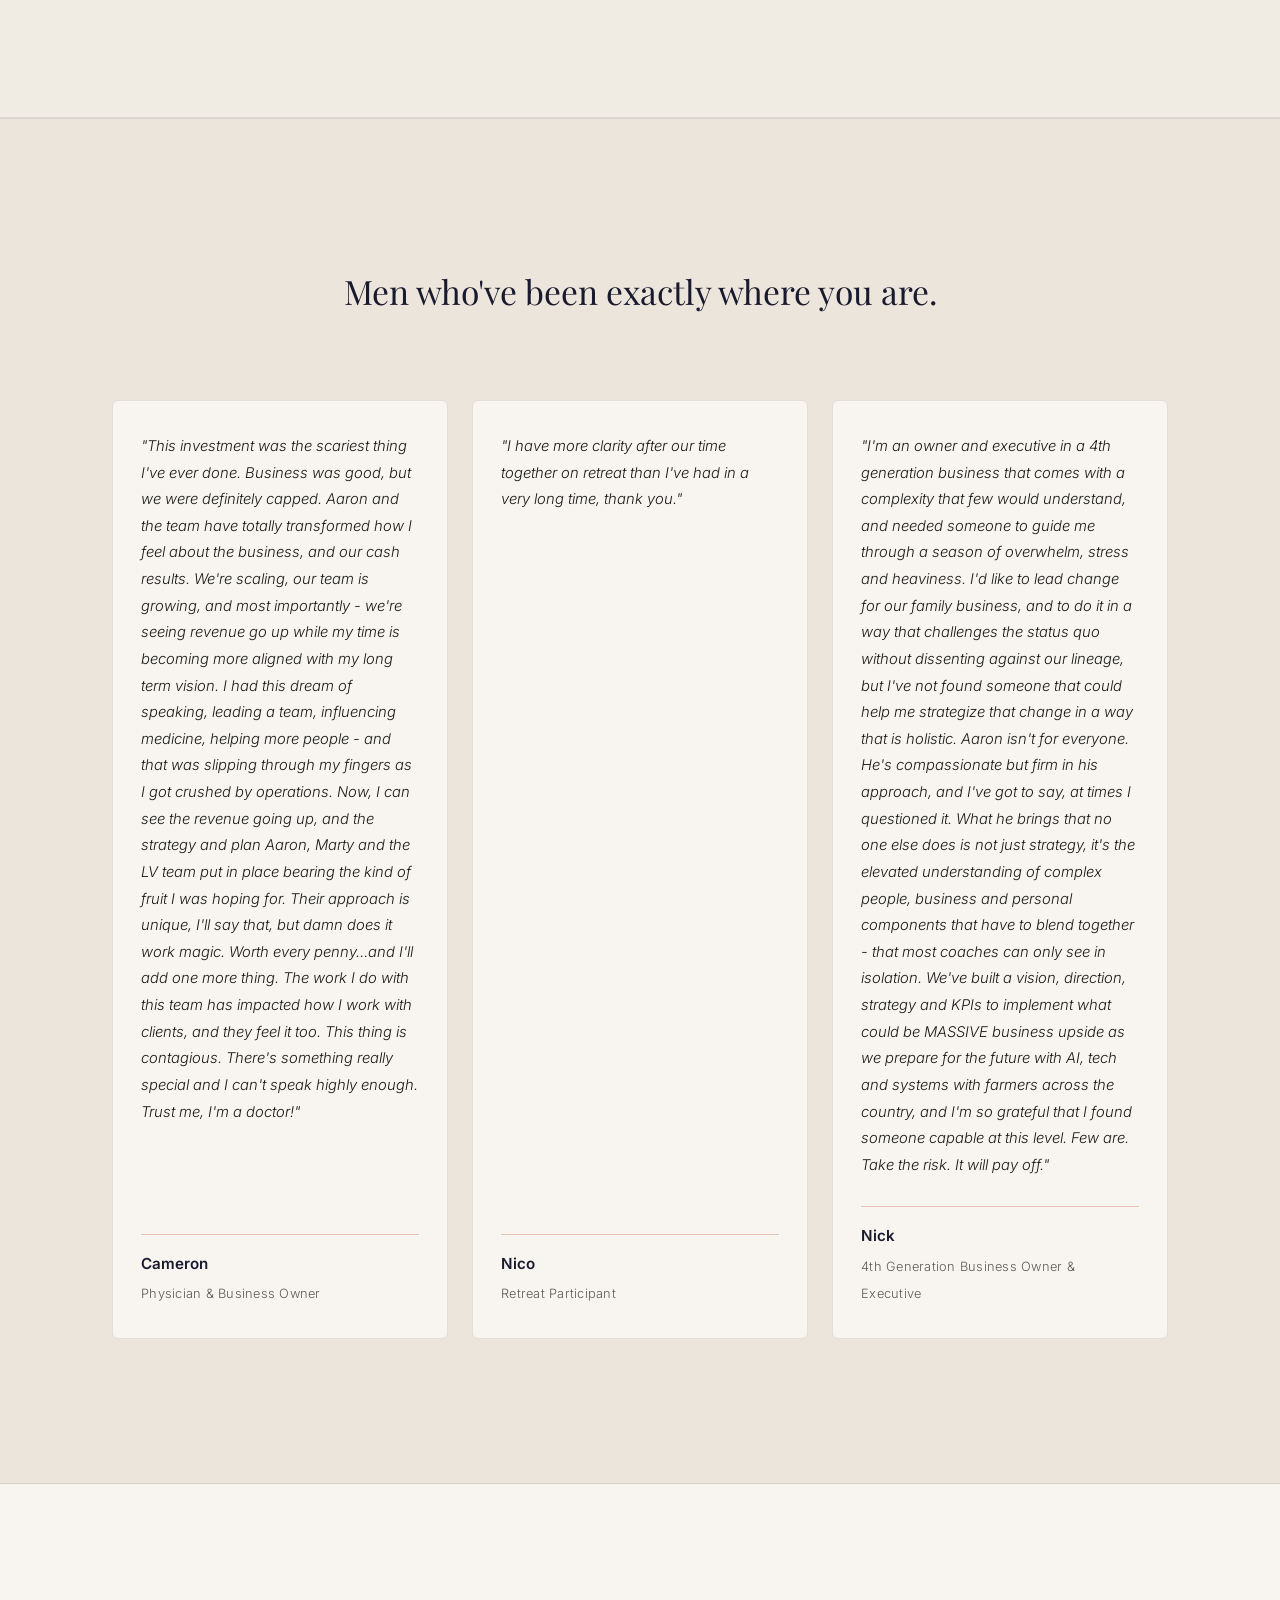
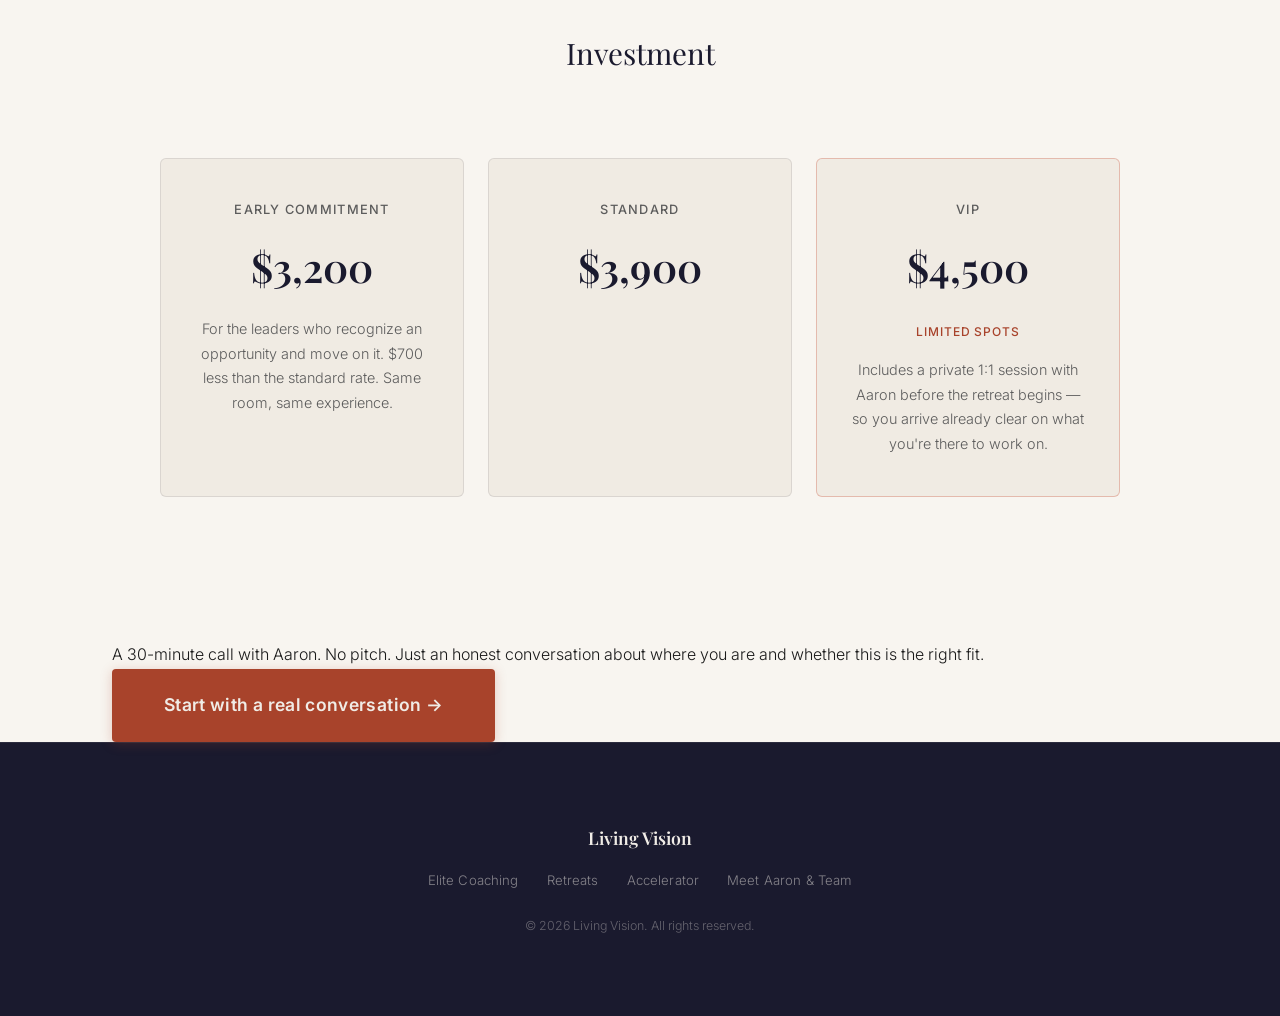
<file: retreats.html>
<!DOCTYPE html>
<html lang="en">
<head>
  <meta charset="UTF-8">
  <meta name="viewport" content="width=device-width, initial-scale=1.0">
  <title>Retreats — Living Vision</title>
  <meta name="description" content="A 3-day immersive retreat for high-performing men at critical inflection points. No distractions, no performance, no pretending.">
  <link rel="preconnect" href="https://fonts.googleapis.com">
  <link rel="preconnect" href="https://fonts.gstatic.com" crossorigin>
  <link href="https://fonts.googleapis.com/css2?family=Playfair+Display:wght@400;600;700&family=Inter:wght@300;400;500;600&display=swap" rel="stylesheet">
  <link rel="stylesheet" href="styles.css">

  <!-- Organization Schema (site-wide) -->
  <script type="application/ld+json">
  {
    "@context": "https://schema.org",
    "@type": "Organization",
    "name": "Living Vision",
    "url": "https://living.vision",
    "description": "Visionary leadership coaching for high-performing entrepreneurs ready to build beyond their business. Founded by Aaron Velky.",
    "founder": {
      "@type": "Person",
      "name": "Aaron Velky",
      "jobTitle": "Founder, Visionary Leadership Coach",
      "url": "https://living.vision/about"
    },
    "sameAs": [
      "[LinkedIn URL]",
      "[YouTube URL]",
      "[Podcast Apple URL]"
    ]
  }
  </script>

  <!-- Service Schema (Retreats) -->
  <script type="application/ld+json">
  {
    "@context": "https://schema.org",
    "@type": "Service",
    "name": "Visionary Leadership Retreat",
    "description": "3-day immersive retreat for high-performing entrepreneurs to build clarity, identity, and vision.",
    "provider": {
      "@type": "Organization",
      "name": "Living Vision"
    },
    "areaServed": "Worldwide",
    "audience": {
      "@type": "Audience",
      "audienceType": "Entrepreneurs, Business Leaders"
    }
  }
  </script>
</head>
<body>

  <!-- Navigation -->
  <nav class="nav">
    <div class="nav-inner">
      <a href="/" class="nav-logo"><img src="LIVING VISION TITLE.jpg" alt="Living Vision" class="nav-logo-img"></a>
      <button class="nav-toggle" aria-label="Toggle navigation">
        <span></span><span></span><span></span>
      </button>
      <ul class="nav-links">
        <li><a href="/elite-coaching">Elite Coaching</a></li>
        <li><a href="/retreats">Retreats</a></li>
        <li><a href="/accelerator">Accelerator</a></li>
        <li><a href="/meet-aaron">Meet Aaron & Team</a></li>
        <li><a href="#start" class="nav-cta">Start Here</a></li>
      </ul>
    </div>
  </nav>

  <!-- Section 1 — Who walks in the door -->
  <section class="page-hero">
    <div class="container">
      <div class="page-hero-content">
        <p class="page-hero-body">The men who come to this retreat aren't stuck because they stopped moving. They're stuck because they've been moving hard in a direction they stopped believing in — and haven't let themselves admit it yet. This weekend is where that changes.</p>
      </div>
    </div>
  </section>

  <!-- Section 2 — What the retreat actually is -->
  <section class="retreat-what">
    <div class="container">
      <div class="retreat-what-content">
        <h1>Vision doesn't arrive in a journal prompt or a podcast. It arrives when you finally get quiet enough to hear yourself think — and honest enough to act on what you hear.</h1>
        <p class="retreat-exclusion">This is for the man who's done performing a version of himself he no longer recognizes. Done pretending the restlessness isn't there. Done waiting for a better moment to figure out what's actually next.</p>
        <p class="retreat-filter">If you're looking for a luxury weekend away — this isn't it. If you're ready for three days that change the direction of the next decade — keep reading.</p>
      </div>
    </div>
  </section>

  <!-- Section 3 — What happens -->
  <section class="retreat-structure">
    <div class="container">
      <h2>What happens over three days</h2>
      <!-- FLAG: The brief (Section 7, item 3) requires specific copy here:
           "The three-day structure. Activities. What's included. Written in plain language, not bullet-point jargon."
           No copy was provided in Section 9. This content needs to be written or supplied. -->
      <div class="retreat-days">
        <div class="retreat-day">
          <h3>Day One</h3>
          <p class="copy-needed">[Copy needed — what happens on day one. The brief specifies plain language, not bullet-point jargon.]</p>
        </div>
        <div class="retreat-day">
          <h3>Day Two</h3>
          <p class="copy-needed">[Copy needed — what happens on day two.]</p>
        </div>
        <div class="retreat-day">
          <h3>Day Three</h3>
          <p class="copy-needed">[Copy needed — what happens on day three.]</p>
        </div>
      </div>
      <div class="retreat-includes">
        <h3>What's included</h3>
        <p class="copy-needed">[Copy needed — accommodations, meals, materials, sessions, etc.]</p>
      </div>
    </div>
  </section>

  <!-- Section 4 — Social proof -->
  <section class="testimonials">
    <div class="container">
      <h2>Men who've been exactly where you are.</h2>
      <div class="testimonial-grid">

        <blockquote class="testimonial">
          <p>"This investment was the scariest thing I've ever done. Business was good, but we were definitely capped. Aaron and the team have totally transformed how I feel about the business, and our cash results. We're scaling, our team is growing, and most importantly - we're seeing revenue go up while my time is becoming more aligned with my long term vision. I had this dream of speaking, leading a team, influencing medicine, helping more people - and that was slipping through my fingers as I got crushed by operations. Now, I can see the revenue going up, and the strategy and plan Aaron, Marty and the LV team put in place bearing the kind of fruit I was hoping for. Their approach is unique, I'll say that, but damn does it work magic. Worth every penny…and I'll add one more thing. The work I do with this team has impacted how I work with clients, and they feel it too. This thing is contagious. There's something really special and I can't speak highly enough. Trust me, I'm a doctor!"</p>
          <footer>
            <cite>Cameron</cite>
            <span class="testimonial-role">Physician &amp; Business Owner</span>
          </footer>
        </blockquote>

        <blockquote class="testimonial">
          <p>"I have more clarity after our time together on retreat than I've had in a very long time, thank you."</p>
          <footer>
            <cite>Nico</cite>
            <span class="testimonial-role">Retreat Participant</span>
          </footer>
        </blockquote>

        <blockquote class="testimonial">
          <p>"I'm an owner and executive in a 4th generation business that comes with a complexity that few would understand, and needed someone to guide me through a season of overwhelm, stress and heaviness. I'd like to lead change for our family business, and to do it in a way that challenges the status quo without dissenting against our lineage, but I've not found someone that could help me strategize that change in a way that is holistic. Aaron isn't for everyone. He's compassionate but firm in his approach, and I've got to say, at times I questioned it. What he brings that no one else does is not just strategy, it's the elevated understanding of complex people, business and personal components that have to blend together - that most coaches can only see in isolation. We've built a vision, direction, strategy and KPIs to implement what could be MASSIVE business upside as we prepare for the future with AI, tech and systems with farmers across the country, and I'm so grateful that I found someone capable at this level. Few are. Take the risk. It will pay off."</p>
          <footer>
            <cite>Nick</cite>
            <span class="testimonial-role">4th Generation Business Owner &amp; Executive</span>
          </footer>
        </blockquote>

      </div>
    </div>
  </section>

  <!-- Section 5 — Pricing -->
  <section class="pricing">
    <div class="container">
      <h2>Investment</h2>
      <div class="pricing-grid">

        <div class="pricing-card">
          <div class="pricing-label">Early Commitment</div>
          <div class="pricing-amount">$3,200</div>
          <p>For the leaders who recognize an opportunity and move on it. $700 less than the standard rate. Same room, same experience.</p>
        </div>

        <div class="pricing-card pricing-card--standard">
          <div class="pricing-label">Standard</div>
          <div class="pricing-amount">$3,900</div>
          <p>&nbsp;</p>
        </div>

        <div class="pricing-card pricing-card--vip">
          <div class="pricing-label">VIP</div>
          <div class="pricing-amount">$4,500</div>
          <span class="pricing-limited">Limited spots</span>
          <p>Includes a private 1:1 session with Aaron before the retreat begins — so you arrive already clear on what you're there to work on.</p>
        </div>

      </div>
    </div>
  </section>

  <!-- Section 6 — CTA with context -->
  <section class="final-cta" id="start">
    <div class="container">
      <p class="cta-context">A 30-minute call with Aaron. No pitch. Just an honest conversation about where you are and whether this is the right fit.</p>
      <a href="#" class="btn btn-primary btn-large">Start with a real conversation →</a>
    </div>
  </section>

  <!-- Footer -->
  <footer class="site-footer">
    <div class="container">
      <div class="footer-inner">
        <p class="footer-logo">Living Vision</p>
        <nav class="footer-nav">
          <a href="/elite-coaching">Elite Coaching</a>
          <a href="/retreats">Retreats</a>
          <a href="/accelerator">Accelerator</a>
          <a href="/meet-aaron">Meet Aaron & Team</a>
        </nav>
        <p class="footer-copy">&copy; 2026 Living Vision. All rights reserved.</p>
      </div>
    </div>
  </footer>

  <script>
    const toggle = document.querySelector('.nav-toggle');
    const links = document.querySelector('.nav-links');
    toggle.addEventListener('click', () => {
      links.classList.toggle('open');
      toggle.classList.toggle('active');
    });
  </script>
</body>
</html>
</file>
<file: styles.css>
/* =============================================
   Living Vision — Styles
   Palette: Warm off-white bg, near-black text, dark navy structural, rust accent
   Typography: Playfair Display (headlines), Inter (body)
   ============================================= */

*, *::before, *::after {
  margin: 0;
  padding: 0;
  box-sizing: border-box;
}

:root {
  /* Light theme — page backgrounds */
  --color-bg: #F8F5F0;
  --color-bg-raised: #f0ebe3;
  --color-bg-testimonial: #ebe5db;
  --color-bg-card: #f0ebe3;

  /* Dark structural (nav, hero, footer, dividers) */
  --color-bg-dark: #1a1a2e;
  --color-bg-dark-raised: #212140;

  /* Text */
  --color-text: #1a1a1a;
  --color-text-muted: #5c5c5c;
  --color-heading: #1a1a2e;
  --color-white: #f0ece6;

  /* Accent */
  --color-accent: #a8432b;
  --color-accent-hover: #b8482f;

  /* Borders */
  --color-border: rgba(200, 75, 49, 0.3);
  --color-border-subtle: rgba(26, 26, 46, 0.1);
  --color-border-dark: rgba(255, 255, 255, 0.08);

  /* Typography */
  --font-heading: 'Playfair Display', Georgia, serif;
  --font-body: 'Inter', -apple-system, sans-serif;

  /* Spacing */
  --max-width: 1120px;
  --space-xs: 0.5rem;
  --space-sm: 1rem;
  --space-md: 2rem;
  --space-lg: 5rem;
  --space-xl: 9rem;
  --space-2xl: 12rem;
}

html {
  font-size: 16px;
  scroll-behavior: smooth;
}

body {
  font-family: var(--font-body);
  background-color: var(--color-bg);
  color: var(--color-text);
  line-height: 1.7;
  font-weight: 300;
  -webkit-font-smoothing: antialiased;
}

.container {
  max-width: var(--max-width);
  margin: 0 auto;
  padding: 0 var(--space-md);
}

/* ---- Buttons ---- */

.btn {
  display: inline-block;
  font-family: var(--font-body);
  font-weight: 500;
  text-decoration: none;
  border: none;
  cursor: pointer;
  transition: all 0.25s ease;
  letter-spacing: 0.01em;
}

.btn-primary {
  background-color: var(--color-accent);
  color: var(--color-white);
  padding: 1.15rem 2.75rem;
  border-radius: 4px;
  font-size: 1rem;
  font-weight: 600;
  letter-spacing: 0.02em;
  box-shadow: 0 2px 12px rgba(168, 67, 43, 0.25);
}

.btn-primary:hover {
  background-color: var(--color-accent-hover);
}

.btn-secondary {
  background: transparent;
  color: var(--color-accent);
  padding: 0.5rem 0;
  border-bottom: 1px solid var(--color-border);
  border-radius: 0;
  font-size: 0.9rem;
  letter-spacing: 0.02em;
}

.btn-secondary:hover {
  color: var(--color-accent-hover);
  border-bottom-color: var(--color-accent-hover);
}

.btn-text {
  background: transparent;
  color: var(--color-accent);
  padding: 0;
  font-size: 0.95rem;
}

.btn-text:hover {
  color: var(--color-accent-hover);
}

.btn-outline {
  background: transparent;
  color: var(--color-accent);
  padding: 1.15rem 2.75rem;
  border: 2px solid var(--color-accent);
  border-radius: 4px;
  font-size: 1rem;
  font-weight: 600;
  letter-spacing: 0.02em;
}

.btn-outline:hover {
  background: var(--color-accent);
  color: var(--color-white);
}

.btn-large {
  padding: 1.35rem 3.25rem;
  font-size: 1.1rem;
}

/* ---- Navigation (dark structural) ---- */

.nav {
  position: fixed;
  top: 0;
  left: 0;
  right: 0;
  z-index: 100;
  background: rgba(26, 26, 46, 0.95);
  backdrop-filter: blur(16px);
  border-bottom: 1px solid var(--color-border-dark);
}

.nav-inner {
  max-width: var(--max-width);
  margin: 0 auto;
  padding: 1.25rem var(--space-md);
  display: flex;
  align-items: center;
  justify-content: space-between;
}

.nav-logo {
  text-decoration: none;
  display: flex;
  align-items: center;
}

.nav-logo-img {
  height: 140px;
  width: auto;
  display: block;
  mix-blend-mode: screen;
}

.nav-links {
  display: flex;
  list-style: none;
  gap: 2.25rem;
  align-items: center;
}

.nav-links a {
  color: rgba(240, 236, 230, 0.6);
  text-decoration: none;
  font-size: 0.875rem;
  font-weight: 400;
  transition: color 0.2s;
  letter-spacing: 0.01em;
}

.nav-links a:hover {
  color: var(--color-white);
}

.nav-cta {
  color: var(--color-white) !important;
  font-weight: 500 !important;
}

.nav-toggle {
  display: none;
  flex-direction: column;
  gap: 5px;
  background: none;
  border: none;
  cursor: pointer;
  padding: 4px;
}

.nav-toggle span {
  display: block;
  width: 24px;
  height: 2px;
  background: var(--color-white);
  transition: all 0.3s;
}

/* Funnel nav — logo + single CTA only */
.nav-funnel .nav-inner {
  display: flex;
  align-items: center;
  justify-content: space-between;
}

.nav-funnel-cta {
  font-size: 0.85rem;
  padding: 0.75rem 1.5rem;
  white-space: nowrap;
}

/* ---- Hero (dark structural) ---- */

.hero-video {
  position: relative;
  width: 100%;
  min-height: 105vh;
  display: flex;
  flex-direction: column;
  align-items: center;
  justify-content: flex-end;
  padding: 0;
  overflow: hidden;
  background: #020408;
  box-shadow: 0 20px 80px rgba(0, 0, 0, 0.5);
}

.hero-qualifier {
  position: relative;
  z-index: 1;
  text-align: center;
  font-family: var(--font-body);
  font-size: 0.9rem;
  font-weight: 400;
  color: rgba(240, 236, 230, 0.55);
  letter-spacing: 0.03em;
  padding: 7rem var(--space-md) var(--space-md);
  max-width: 680px;
}

.hero-video-wrapper {
  position: absolute;
  inset: 0;
  z-index: 0;
}

.hero-video-player {
  width: 100%;
  height: 100%;
  object-fit: cover;
  display: block;
}

.hero-video-overlay {
  position: absolute;
  inset: 0;
  background: linear-gradient(
    to bottom,
    rgba(5, 8, 16, 0.15) 0%,
    rgba(5, 8, 16, 0.35) 50%,
    rgba(5, 8, 16, 0.85) 85%,
    rgba(5, 8, 16, 1) 100%
  );
}

.hero-video-content {
  position: relative;
  z-index: 1;
  text-align: center;
  max-width: 720px;
  padding: 0 var(--space-md) var(--space-xl);
}

.hero-tagline {
  font-family: var(--font-heading);
  font-size: clamp(1.4rem, 3.2vw, 2rem);
  font-weight: 400;
  line-height: 1.5;
  color: var(--color-white);
  margin-bottom: var(--space-lg);
  letter-spacing: -0.01em;
}

.hero-video-content .btn-primary {
  font-size: 1.05rem;
}

/* ---- Five Pillars (dark structural) ---- */

.pillars {
  background: var(--color-bg-dark);
  padding: var(--space-xl) 0;
  border-top: 3px solid var(--color-accent);
}

.pillars-inner {
  max-width: 1200px;
  margin: 0 auto;
  padding: 0 var(--space-md);
  display: grid;
  grid-template-columns: repeat(5, 1fr);
  gap: 2rem;
}

.pillar {
  text-align: center;
}

.pillar-img {
  width: 100%;
  aspect-ratio: 3 / 4;
  background: linear-gradient(165deg, #2a2a4a 0%, #15152a 60%, #0d0d1a 100%);
  border-radius: 6px;
  border: 1px solid rgba(255, 255, 255, 0.06);
  display: flex;
  align-items: center;
  justify-content: center;
  margin-bottom: 1.5rem;
  overflow: hidden;
  position: relative;
}

.pillar-img::after {
  content: '';
  position: absolute;
  inset: 0;
  background: linear-gradient(to bottom, transparent 50%, rgba(5, 8, 16, 0.6) 100%);
  pointer-events: none;
}

.pillar-img-label {
  font-family: var(--font-body);
  font-size: 0.8rem;
  color: rgba(240, 236, 230, 0.25);
  letter-spacing: 0.08em;
  text-transform: uppercase;
}

.pillar-label {
  font-family: var(--font-heading);
  font-size: 1.35rem;
  font-weight: 700;
  color: var(--color-accent);
  margin-bottom: 0.65rem;
  letter-spacing: -0.01em;
}

.pillar-desc {
  font-family: var(--font-body);
  font-size: 0.9rem;
  font-weight: 300;
  color: rgba(240, 236, 230, 0.75);
  line-height: 1.7;
}

@media (max-width: 900px) {
  .pillars-inner {
    grid-template-columns: repeat(3, 1fr);
    gap: 2rem 1.5rem;
  }
}

@media (max-width: 600px) {
  .pillars-inner {
    grid-template-columns: 1fr;
    max-width: 320px;
    gap: 3rem;
  }

  .pillar-img {
    aspect-ratio: 4 / 3;
  }
}

/* ---- Transition from dark to light ---- */
.pillars + .mirror {
  position: relative;
}

.pillars + .mirror::before {
  content: '';
  position: absolute;
  top: -80px;
  left: 0;
  right: 0;
  height: 80px;
  background: linear-gradient(to bottom, var(--color-bg-dark), var(--color-bg));
  pointer-events: none;
}

/* ---- The Mirror (light) ---- */

.mirror {
  padding: var(--space-xl) 0 var(--space-xl);
}

.mirror .container {
  max-width: 720px;
}

.mirror p {
  font-size: clamp(1.1rem, 1.8vw, 1.25rem);
  margin-bottom: 2rem;
  color: var(--color-text);
  line-height: 1.9;
}

.mirror p:last-child {
  margin-bottom: 0;
  color: var(--color-heading);
  font-weight: 500;
  font-size: clamp(1.15rem, 1.9vw, 1.3rem);
}

/* ---- Paradox Bridge ---- */

.paradox-bridge {
  padding: var(--space-lg) 0 0;
  text-align: center;
}

.paradox-bridge-line {
  font-family: var(--font-heading);
  font-size: clamp(1.1rem, 2vw, 1.35rem);
  font-weight: 400;
  font-style: italic;
  color: var(--color-text-muted);
  letter-spacing: -0.01em;
}

/* ---- Paradox Sections (light) ---- */

.paradox {
  padding: var(--space-xl) 0 var(--space-xl);
  border-bottom: 1px solid var(--color-border-subtle);
}

.paradox:nth-of-type(even) {
  background: var(--color-bg-raised);
}

.paradox .container {
  max-width: 780px;
}

.paradox-label {
  font-family: var(--font-body);
  font-size: 0.8rem;
  font-weight: 700;
  text-transform: uppercase;
  letter-spacing: 0.18em;
  color: var(--color-accent);
  margin-bottom: 1.25rem;
  position: relative;
  padding-left: 1.5rem;
}

.paradox-label::before {
  content: '';
  position: absolute;
  left: 0;
  top: 50%;
  transform: translateY(-50%);
  width: 4px;
  height: 100%;
  background: var(--color-accent);
  border-radius: 2px;
}

.paradox-headline {
  font-family: var(--font-heading);
  font-size: clamp(2rem, 4.5vw, 3rem);
  font-weight: 700;
  color: var(--color-heading);
  line-height: 1.2;
  margin-bottom: var(--space-lg);
  letter-spacing: -0.02em;
}

.paradox-body p {
  font-size: clamp(1.05rem, 1.6vw, 1.15rem);
  line-height: 1.9;
  color: var(--color-text);
  margin-bottom: 1.75rem;
}

.paradox-body p:last-child {
  color: var(--color-heading);
  font-weight: 600;
}

.paradox-testimonial {
  margin-top: var(--space-lg);
  background: var(--color-bg-raised);
  border: 1px solid var(--color-border-subtle);
  border-left: 4px solid var(--color-accent);
  border-radius: 6px;
  padding: 2.5rem 2.25rem;
}

.paradox:nth-of-type(even) .paradox-testimonial {
  background: var(--color-bg);
}

/* ---- Testimonials (distinct lighter panel) ---- */

.testimonials {
  padding: var(--space-xl) 0;
  background: var(--color-bg-testimonial);
  border-top: 1px solid var(--color-border-subtle);
  border-bottom: 1px solid var(--color-border-subtle);
}

.testimonials h2 {
  font-family: var(--font-heading);
  font-size: clamp(1.5rem, 3vw, 2.1rem);
  color: var(--color-heading);
  margin-bottom: var(--space-lg);
  text-align: center;
  font-weight: 400;
}

.testimonial-grid {
  display: grid;
  grid-template-columns: repeat(3, 1fr);
  gap: 1.5rem;
}

.testimonial {
  background: var(--color-bg);
  border: 1px solid var(--color-border-subtle);
  border-radius: 6px;
  padding: 2rem 1.75rem;
  display: flex;
  flex-direction: column;
}

.testimonial p {
  font-size: 0.925rem;
  line-height: 1.8;
  color: var(--color-text);
  font-style: italic;
  flex: 1;
}

.testimonial footer {
  margin-top: 1.75rem;
  padding-top: var(--space-sm);
  border-top: 1px solid var(--color-border);
}

.testimonial cite {
  display: block;
  font-style: normal;
  font-weight: 600;
  color: var(--color-heading);
  font-size: 0.95rem;
  margin-bottom: 0.15rem;
}

.testimonial-role {
  font-size: 0.8rem;
  color: var(--color-text-muted);
  letter-spacing: 0.02em;
}

/* ---- Orienting Question (light) ---- */

.orienting {
  padding: var(--space-xl) 0 var(--space-md);
}

.orienting h2 {
  font-family: var(--font-heading);
  font-size: clamp(1.5rem, 3vw, 2.2rem);
  color: var(--color-heading);
  text-align: center;
  line-height: 1.45;
  font-weight: 400;
}

/* ---- Program Paths (light) ---- */

.programs {
  padding: var(--space-md) 0 var(--space-xl);
}

.program-grid {
  display: grid;
  grid-template-columns: repeat(3, 1fr);
  gap: 1.5rem;
}

.program-card {
  background: var(--color-bg-card);
  border: 1px solid var(--color-border-subtle);
  border-radius: 6px;
  padding: 2.25rem 2rem 2.5rem;
  display: flex;
  flex-direction: column;
  transition: border-color 0.3s;
}

.program-card:hover {
  border-color: var(--color-border);
}

.program-card h3 {
  font-family: var(--font-heading);
  font-size: 1.5rem;
  color: var(--color-heading);
  margin-bottom: 0.75rem;
  font-weight: 600;
}

.program-card p {
  font-size: 0.925rem;
  color: var(--color-text-muted);
  line-height: 1.75;
  flex: 1;
  margin-bottom: 1.75rem;
}

.program-card .btn-secondary {
  align-self: flex-start;
}

/* ---- FAQ Section ---- */

.faq {
  padding: var(--space-xl) 0;
  background: var(--color-bg-raised);
  border-top: 1px solid var(--color-border-subtle);
  border-bottom: 1px solid var(--color-border-subtle);
}

.faq .container {
  max-width: 820px;
}

.faq-heading {
  font-family: var(--font-heading);
  font-size: clamp(1.8rem, 3.5vw, 2.6rem);
  font-weight: 700;
  color: var(--color-heading);
  line-height: 1.25;
  margin-bottom: var(--space-lg);
  text-align: center;
  letter-spacing: -0.01em;
}

.faq-list {
  display: flex;
  flex-direction: column;
  gap: 2rem;
}

.faq-item {
  background: var(--color-bg);
  border: 1px solid var(--color-border-subtle);
  border-left: 4px solid var(--color-accent);
  border-radius: 6px;
  padding: 2rem 2.25rem;
}

.faq-question {
  font-family: var(--font-heading);
  font-size: clamp(1.15rem, 1.8vw, 1.35rem);
  font-weight: 700;
  color: var(--color-heading);
  margin-bottom: 0.75rem;
  line-height: 1.35;
}

.faq-answer {
  font-family: var(--font-body);
  font-size: clamp(0.95rem, 1.4vw, 1.05rem);
  color: var(--color-text);
  line-height: 1.85;
  margin: 0;
}

/* ---- Product Ribbon (light) ---- */

.product-ribbon {
  padding: var(--space-xl) 0;
  background: var(--color-bg);
  border-top: 1px solid var(--color-border-subtle);
  border-bottom: 1px solid var(--color-border-subtle);
}

.ribbon-grid {
  display: grid;
  grid-template-columns: repeat(3, 1fr);
  gap: 1.5rem;
}

.ribbon-item {
  display: block;
  text-decoration: none;
  text-align: center;
  padding: 2rem 1.5rem;
  border: 1px solid var(--color-border-subtle);
  border-radius: 6px;
  background: var(--color-bg-raised);
  transition: border-color 0.25s ease, background-color 0.25s ease;
}

.ribbon-item:hover {
  border-color: var(--color-accent);
  background: var(--color-bg-card);
}

.ribbon-item h3 {
  font-family: var(--font-heading);
  font-size: 1.5rem;
  font-weight: 700;
  color: var(--color-accent);
  margin-bottom: 0.75rem;
}

.ribbon-item p {
  font-size: 0.9rem;
  line-height: 1.7;
  color: var(--color-text-muted);
}

@media (max-width: 768px) {
  .ribbon-grid {
    grid-template-columns: 1fr;
    max-width: 420px;
    margin: 0 auto;
  }
}

/* ---- Quiz / Assessment CTA (light) ---- */

.quiz-cta {
  padding: var(--space-xl) 0;
  border-top: 1px solid var(--color-border-subtle);
}

.quiz-cta-inner {
  max-width: 640px;
  margin: 0 auto;
  text-align: center;
}

.quiz-cta h2 {
  font-family: var(--font-heading);
  font-size: clamp(1.8rem, 3.5vw, 2.6rem);
  font-weight: 700;
  color: var(--color-heading);
  margin-bottom: 0.75rem;
  line-height: 1.25;
}

.quiz-subhead {
  font-size: 1.1rem;
  color: var(--color-accent);
  font-weight: 500;
  margin-bottom: 1.5rem;
}

.quiz-cta p {
  color: var(--color-text);
  line-height: 1.7;
  margin-bottom: 2rem;
}

/* ---- About Aaron (light) ---- */

.about-aaron {
  padding: var(--space-xl) 0;
}

.about-aaron-inner {
  display: flex;
  align-items: center;
  gap: var(--space-lg);
}

.about-aaron-image {
  flex: 0 0 300px;
}

.about-aaron-placeholder {
  width: 300px;
  height: 380px;
  background: linear-gradient(175deg, #e8e2d8 0%, #d8d0c4 60%, #c8bfb2 100%);
  border-radius: 6px;
  border: 1px solid var(--color-border-subtle);
}

.about-aaron-text {
  flex: 1;
}

.about-aaron-text h2 {
  font-family: var(--font-heading);
  font-size: 2.1rem;
  color: var(--color-heading);
  margin-bottom: 1.5rem;
  font-weight: 700;
}

.about-aaron-text p {
  font-size: 1.05rem;
  line-height: 1.85;
  color: var(--color-text);
  margin-bottom: 1.5rem;
}

/* ---- Email Capture (raised panel) ---- */

.email-capture {
  padding: var(--space-xl) 0;
  background: var(--color-bg-raised);
  border-top: 1px solid var(--color-border-subtle);
  border-bottom: 1px solid var(--color-border-subtle);
  text-align: center;
}

.email-capture h2 {
  font-family: var(--font-heading);
  font-size: clamp(1.5rem, 2.8vw, 1.9rem);
  color: var(--color-heading);
  max-width: 640px;
  margin: 0 auto 1rem;
  line-height: 1.45;
  font-weight: 700;
}

.email-subhead {
  color: var(--color-text-muted);
  font-size: 0.95rem;
  margin-bottom: var(--space-lg);
}

.email-form {
  display: flex;
  gap: 0.75rem;
  max-width: 460px;
  margin: 0 auto;
}

.email-form input[type="email"] {
  flex: 1;
  padding: 0.95rem 1.125rem;
  border: 1px solid rgba(26, 26, 46, 0.15);
  border-radius: 4px;
  background: var(--color-bg);
  color: var(--color-text);
  font-family: var(--font-body);
  font-size: 0.9rem;
  outline: none;
  transition: border-color 0.2s;
}

.email-form input[type="email"]::placeholder {
  color: var(--color-text-muted);
}

.email-form input[type="email"]:focus {
  border-color: var(--color-accent);
}

/* ---- Cinematic Closing CTA ---- */

.closing-cta {
  position: relative;
  width: 100%;
  min-height: 70vh;
  display: flex;
  align-items: center;
  justify-content: center;
  overflow: hidden;
}

.closing-cta-bg {
  position: absolute;
  inset: 0;
  background: linear-gradient(
    170deg,
    #080a14 0%,
    #0e1020 25%,
    #141628 50%,
    #0e1020 75%,
    #080a14 100%
  );
  z-index: 0;
}

.closing-cta-bg::after {
  content: '';
  position: absolute;
  inset: 0;
  background: radial-gradient(
    ellipse 80% 60% at 50% 50%,
    rgba(168, 67, 43, 0.06) 0%,
    transparent 70%
  );
}

.closing-cta-content {
  position: relative;
  z-index: 1;
  text-align: center;
  max-width: 720px;
  padding: var(--space-2xl) var(--space-md);
}

.closing-cta-headline {
  font-family: var(--font-heading);
  font-size: clamp(2.2rem, 5vw, 3.5rem);
  font-weight: 700;
  color: #f0ece6;
  line-height: 1.2;
  margin-bottom: 2rem;
  letter-spacing: -0.02em;
}

.closing-cta-subhead {
  font-family: var(--font-body);
  font-size: clamp(1rem, 1.5vw, 1.15rem);
  font-weight: 300;
  color: rgba(240, 236, 230, 0.55);
  line-height: 1.75;
  max-width: 560px;
  margin: 0 auto 3rem;
}

.btn-closing {
  padding: 1.25rem 3rem;
  font-size: 1.05rem;
  font-weight: 600;
  border-radius: 6px;
  box-shadow: 0 4px 20px rgba(168, 67, 43, 0.3);
  transition: all 0.3s ease;
}

.btn-closing:hover {
  transform: translateY(-2px);
  box-shadow: 0 8px 30px rgba(168, 67, 43, 0.4);
}

/* ---- Booking Page ---- */

.booking-video {
  padding: 8rem 0 var(--space-lg);
}

.booking-video .container {
  max-width: 760px;
}

.booking-video-wrapper {
  position: relative;
  width: 100%;
  aspect-ratio: 16 / 9;
  background: var(--color-bg-dark);
  border: 1px solid var(--color-border-subtle);
  border-radius: 6px;
  overflow: hidden;
}

.booking-video-player {
  width: 100%;
  height: 100%;
  object-fit: cover;
  display: block;
}

.booking-video-placeholder {
  position: absolute;
  inset: 0;
  display: flex;
  align-items: center;
  justify-content: center;
}

.booking-video-placeholder p {
  font-family: var(--font-body);
  font-size: 0.9rem;
  color: rgba(240, 236, 230, 0.5);
  letter-spacing: 0.03em;
}

.booking-form-section {
  padding: var(--space-lg) 0 var(--space-xl);
}

.booking-form-inner {
  max-width: 520px;
  margin: 0 auto;
}

.booking-context {
  font-family: var(--font-heading);
  font-size: clamp(1.15rem, 2vw, 1.35rem);
  font-weight: 400;
  color: var(--color-heading);
  line-height: 1.55;
  text-align: center;
  margin-bottom: var(--space-lg);
}

.booking-form {
  display: flex;
  flex-direction: column;
  gap: 1.5rem;
}

.form-field {
  display: flex;
  flex-direction: column;
  gap: 0.4rem;
}

.form-field label {
  font-size: 0.85rem;
  font-weight: 500;
  color: var(--color-text-muted);
  letter-spacing: 0.02em;
}

.form-field input,
.form-field textarea {
  font-family: var(--font-body);
  font-size: 1rem;
  color: var(--color-text);
  background: var(--color-bg-raised);
  border: 1px solid rgba(26, 26, 46, 0.15);
  border-radius: 4px;
  padding: 0.85rem 1rem;
  transition: border-color 0.2s;
  line-height: 1.5;
}

.form-field input:focus,
.form-field textarea:focus {
  outline: none;
  border-color: var(--color-accent);
}

.form-field textarea {
  resize: vertical;
  min-height: 100px;
}

.booking-form .btn-large {
  margin-top: var(--space-sm);
  width: 100%;
  text-align: center;
}

/* ---- Footer (dark structural) ---- */

.site-footer {
  padding: var(--space-lg) 0;
  background: var(--color-bg-dark);
  border-top: 1px solid var(--color-border-dark);
}

.footer-inner {
  display: flex;
  flex-direction: column;
  align-items: center;
  gap: var(--space-sm);
}

.footer-logo {
  font-family: var(--font-heading);
  font-size: 1.1rem;
  color: var(--color-white);
  font-weight: 600;
}

.footer-nav {
  display: flex;
  gap: 1.75rem;
}

.footer-nav a {
  color: rgba(240, 236, 230, 0.5);
  text-decoration: none;
  font-size: 0.825rem;
  transition: color 0.2s;
  letter-spacing: 0.01em;
}

.footer-nav a:hover {
  color: var(--color-white);
}

.footer-copy {
  font-size: 0.775rem;
  color: rgba(240, 236, 230, 0.35);
  margin-top: 0.5rem;
}

/* ---- Page Hero (subpages — light) ---- */

.page-hero {
  padding: 10rem 0 var(--space-xl);
}

.page-hero-content {
  max-width: 720px;
}

.page-hero h1 {
  font-family: var(--font-heading);
  font-size: clamp(1.8rem, 3.5vw, 2.75rem);
  font-weight: 400;
  line-height: 1.25;
  color: var(--color-heading);
  margin-bottom: 1.5rem;
}

.page-hero-body {
  font-size: clamp(1.05rem, 1.6vw, 1.15rem);
  color: var(--color-text);
  line-height: 1.85;
}

/* ---- Retreat — What it is ---- */

.retreat-what {
  padding: 0 0 var(--space-xl);
}

.retreat-what-content {
  max-width: 760px;
}

.retreat-what h1 {
  font-family: var(--font-heading);
  font-size: clamp(1.6rem, 3.2vw, 2.25rem);
  font-weight: 400;
  line-height: 1.35;
  color: var(--color-heading);
  margin-bottom: 2rem;
}

.retreat-exclusion {
  font-size: clamp(1rem, 1.5vw, 1.1rem);
  color: var(--color-text);
  line-height: 1.8;
  margin-bottom: 1.5rem;
}

.retreat-filter {
  font-size: clamp(0.95rem, 1.4vw, 1.05rem);
  color: var(--color-text-muted);
  line-height: 1.8;
  font-style: italic;
}

/* ---- Retreat — Structure / What happens ---- */

.retreat-structure {
  padding: var(--space-xl) 0;
  background: var(--color-bg-raised);
  border-top: 1px solid var(--color-border-subtle);
  border-bottom: 1px solid var(--color-border-subtle);
}

.retreat-structure h2 {
  font-family: var(--font-heading);
  font-size: clamp(1.4rem, 2.5vw, 1.85rem);
  color: var(--color-heading);
  font-weight: 400;
  margin-bottom: var(--space-lg);
}

.retreat-days {
  display: grid;
  grid-template-columns: repeat(3, 1fr);
  gap: 1.5rem;
  margin-bottom: var(--space-lg);
}

.retreat-day {
  background: var(--color-bg);
  border: 1px solid var(--color-border-subtle);
  border-radius: 6px;
  padding: 2rem 1.75rem;
}

.retreat-day h3 {
  font-family: var(--font-heading);
  font-size: 1.25rem;
  color: var(--color-heading);
  margin-bottom: 0.75rem;
  font-weight: 600;
}

.retreat-day p {
  font-size: 0.925rem;
  color: var(--color-text-muted);
  line-height: 1.75;
}

.retreat-includes {
  max-width: 700px;
}

.retreat-includes h3 {
  font-family: var(--font-heading);
  font-size: 1.25rem;
  color: var(--color-heading);
  margin-bottom: 0.75rem;
  font-weight: 600;
}

.retreat-includes p {
  font-size: 0.925rem;
  color: var(--color-text-muted);
  line-height: 1.75;
}

.copy-needed {
  color: var(--color-accent) !important;
  font-style: italic;
  opacity: 0.7;
}

/* ---- Elite Coaching page ---- */

.coaching-what {
  padding: 0 0 var(--space-xl);
}

.coaching-what-content {
  max-width: 720px;
}

.coaching-what-content p {
  font-size: clamp(1rem, 1.5vw, 1.1rem);
  color: var(--color-text);
  line-height: 1.85;
  margin-bottom: 1.5rem;
}

.coaching-what-content p:last-child {
  margin-bottom: 0;
}

.coaching-outcomes {
  padding: var(--space-xl) 0;
  background: var(--color-bg-raised);
  border-top: 1px solid var(--color-border-subtle);
  border-bottom: 1px solid var(--color-border-subtle);
}

.coaching-outcomes h2 {
  font-family: var(--font-heading);
  font-size: clamp(1.4rem, 2.5vw, 1.85rem);
  color: var(--color-heading);
  font-weight: 400;
  margin-bottom: var(--space-lg);
}

.outcomes-grid {
  display: grid;
  grid-template-columns: repeat(3, 1fr);
  gap: 1.5rem;
}

.outcome {
  background: var(--color-bg);
  border: 1px solid var(--color-border-subtle);
  border-radius: 6px;
  padding: 2rem 1.75rem;
}

.outcome p {
  font-size: 0.925rem;
  color: var(--color-text-muted);
  line-height: 1.75;
}

/* ---- Pricing ---- */

.pricing {
  padding: var(--space-xl) 0;
}

.pricing h2 {
  font-family: var(--font-heading);
  font-size: clamp(1.4rem, 2.5vw, 1.85rem);
  color: var(--color-heading);
  font-weight: 400;
  margin-bottom: var(--space-lg);
  text-align: center;
}

.pricing-grid {
  display: grid;
  grid-template-columns: repeat(3, 1fr);
  gap: 1.5rem;
  max-width: 960px;
  margin: 0 auto;
}

.pricing-card {
  background: var(--color-bg-card);
  border: 1px solid var(--color-border-subtle);
  border-radius: 6px;
  padding: 2.5rem 2rem;
  text-align: center;
}

.pricing-card--vip {
  border-color: var(--color-border);
}

.pricing-label {
  font-family: var(--font-body);
  font-size: 0.8rem;
  font-weight: 500;
  text-transform: uppercase;
  letter-spacing: 0.1em;
  color: var(--color-text-muted);
  margin-bottom: 0.75rem;
}

.pricing-amount {
  font-family: var(--font-heading);
  font-size: 2.5rem;
  font-weight: 600;
  color: var(--color-heading);
  margin-bottom: 1rem;
}

.pricing-limited {
  display: inline-block;
  font-size: 0.75rem;
  font-weight: 500;
  text-transform: uppercase;
  letter-spacing: 0.08em;
  color: var(--color-accent);
  margin-bottom: 1rem;
}

.pricing-card p {
  font-size: 0.9rem;
  color: var(--color-text-muted);
  line-height: 1.7;
}

/* ---- Responsive ---- */

@media (max-width: 900px) {
  .hero-video {
    min-height: 80vh;
  }

  .testimonial-grid {
    grid-template-columns: 1fr;
    max-width: 540px;
    margin: 0 auto;
  }

  .program-grid {
    grid-template-columns: 1fr;
    max-width: 540px;
    margin: 0 auto;
  }

  .about-aaron-inner {
    flex-direction: column;
    text-align: center;
  }

  .about-aaron-image {
    flex: none;
  }

  .about-aaron-placeholder {
    width: 220px;
    height: 280px;
    margin: 0 auto;
  }

  .retreat-days {
    grid-template-columns: 1fr;
    max-width: 540px;
  }

  .outcomes-grid {
    grid-template-columns: 1fr;
    max-width: 540px;
  }

  .pricing-grid {
    grid-template-columns: 1fr;
    max-width: 400px;
    margin: 0 auto;
  }

  .email-form {
    flex-direction: column;
  }
}

@media (max-width: 768px) {
  .nav-funnel-cta {
    font-size: 0.75rem;
    padding: 0.6rem 1rem;
  }

  .nav-logo-img {
    height: 80px !important;
  }

  .hero-video {
    min-height: 70vh;
  }

  .hero-tagline {
    font-size: 1.15rem;
  }

  .footer-nav {
    flex-wrap: wrap;
    justify-content: center;
  }
}

@media (max-width: 480px) {
  :root {
    --space-xl: 5.5rem;
    --space-2xl: 7rem;
  }

  .hero-tagline {
    font-size: 1.05rem;
  }
}
</file>
